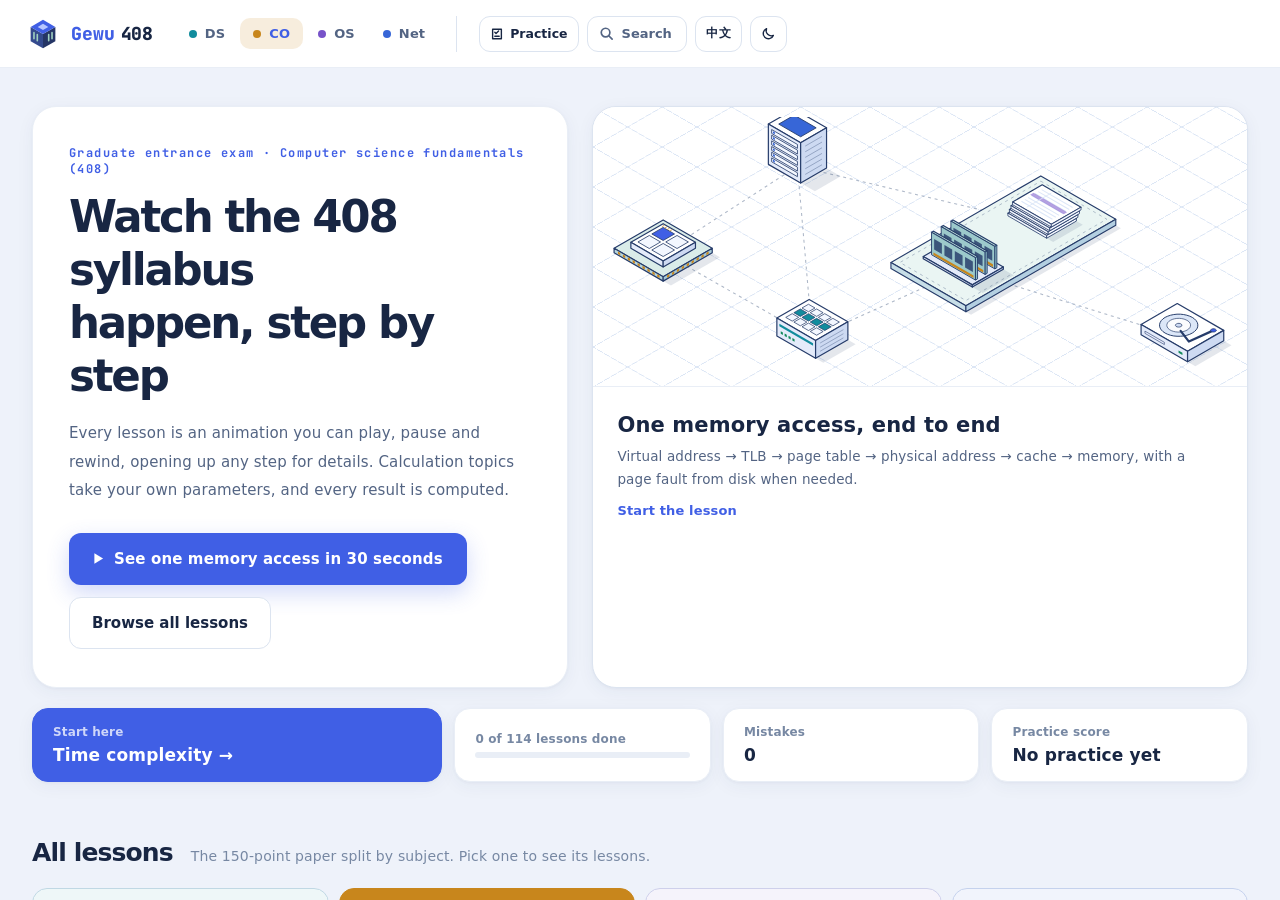
<file: index.html>
<!doctype html>
<html lang="zh-CN">
  <head>
    <meta charset="UTF-8" />
    <meta name="viewport" content="width=device-width, initial-scale=1.0, viewport-fit=cover" />
    <title>格物 408 · 考研计算机综合动画讲解</title>
    <meta name="description" content="用等距动画把考研 408 的考点一步步演出来：一次访存的全过程、网络协议逐字节解析……参数可调，结果全部由代码算出。" />
    <meta name="color-scheme" content="light dark" />
    <meta name="theme-color" content="#eef2fa" />
    <link rel="icon" href="data:image/svg+xml,%3Csvg xmlns='http://www.w3.org/2000/svg' viewBox='0 0 40 40'%3E%3Cpath d='M20 5l13 7.5v15L20 35 7 27.5v-15z' fill='%23344a8e'/%3E%3Cpath d='M20 5l13 7.5L20 20 7 12.5z' fill='%23405fe5'/%3E%3Cpath d='M20 20v15l13-7.5v-15z' fill='%23253565'/%3E%3C/svg%3E" />
    <link rel="stylesheet" href="css/style.css" />
    <script>
      // 首帧之前就定好主题和语言，避免闪一下
      try {
        const saved = JSON.parse(localStorage.getItem('408viz:theme'));
        const dark = saved ? saved === 'dark' : matchMedia('(prefers-color-scheme: dark)').matches;
        document.documentElement.dataset.theme = dark ? 'dark' : 'light';
        const lang = localStorage.getItem('408viz:lang');
        if (lang === 'en' || (!lang && !navigator.language.toLowerCase().startsWith('zh'))) document.documentElement.lang = 'en';
      } catch {
        document.documentElement.dataset.theme = 'light';
      }
    </script>
    <script type="module" src="js/app.js"></script>
  </head>
  <body data-page="home">
    <header class="topbar">
      <button class="icon-btn menu-btn" data-i18n-title="menu">
        <svg viewBox="0 0 18 14" width="18" height="14" aria-hidden="true"><path d="M1.5 2h15M1.5 7h15M1.5 12h15" stroke="currentColor" stroke-width="2" stroke-linecap="round" /></svg>
      </button>
      <a class="brand" href="#/">
        <svg class="logo" viewBox="0 0 40 40" aria-hidden="true">
          <path class="logo-l" d="M20 20v15L7 27.5v-15z" />
          <path class="logo-r" d="M20 20v15l13-7.5v-15z" />
          <path class="logo-t" d="M20 5l13 7.5L20 20 7 12.5z" />
          <path class="logo-cell" d="M20 9.3l5.6 3.2L20 15.7l-5.6-3.2z" />
          <path class="logo-bits" d="M10.5 18.6v6.4M14 20.6v6.4M26 20.6v6.4M29.5 18.6v6.4" />
        </svg>
        <span class="brand-text"><b><em data-i18n="brandEm"></em>408</b></span>
      </a>
      <nav class="home-nav"></nav>
      <div class="now">
        <b class="now-title"></b>
        <div class="now-row"><div class="now-steps"></div><span class="now-sub"></span></div>
      </div>
      <div class="where">
        <div class="where-tags"></div>
      </div>
      <div class="prog">
        <div class="prog-bar"><i></i></div>
        <span class="prog-text"></span>
      </div>
      <div class="top-actions">
        <a class="pill-btn quiz-link" href="#/q"><svg viewBox="0 0 16 16" width="14" height="14" aria-hidden="true"><path d="M3 2.5h10v11H3zM5.5 6l1.4 1.4L9.8 4.6M5.5 10.5h5" fill="none" stroke="currentColor" stroke-width="1.6" stroke-linecap="round" stroke-linejoin="round" /></svg><span data-i18n="practice"></span></a>
        <button class="pill-btn search-btn" data-act="search" data-i18n-title="searchTitle"><svg viewBox="0 0 16 16" width="15" height="15" aria-hidden="true"><circle cx="7" cy="7" r="4.6" fill="none" stroke="currentColor" stroke-width="1.8" /><path d="M10.4 10.4l3.6 3.6" stroke="currentColor" stroke-width="1.8" stroke-linecap="round" /></svg><span data-i18n="search"></span></button>
        <a class="icon-btn home-btn" href="#/" data-i18n-title="home">
          <svg viewBox="0 0 18 18" width="16" height="16" aria-hidden="true"><path d="M2.5 8.2L9 2.8l6.5 5.4M4.4 7v8h3.4v-4.4h2.4V15h3.4V7" fill="none" stroke="currentColor" stroke-width="1.8" stroke-linejoin="round" stroke-linecap="round" /></svg>
        </a>
        <button class="pill-btn lang-btn" data-i18n-title="language"></button>
        <button class="icon-btn theme-btn" data-i18n-title="theme"></button>
      </div>
    </header>

    <main class="home" hidden></main>

    <main class="qz" hidden></main>

    <div class="layout" hidden>
      <aside class="sidebar panel">
        <div class="side-head">
          <h2 data-i18n="syllabus"></h2>
          <button class="icon-btn side-search" data-act="search" data-i18n-title="searchTitle"><svg viewBox="0 0 16 16" width="15" height="15" aria-hidden="true"><circle cx="7" cy="7" r="4.6" fill="none" stroke="currentColor" stroke-width="1.8" /><path d="M10.4 10.4l3.6 3.6" stroke="currentColor" stroke-width="1.8" stroke-linecap="round" /></svg></button>
          <button class="icon-btn side-fold" aria-expanded="true">
            <svg viewBox="0 0 16 16" width="15" height="15" aria-hidden="true"><path d="M9.5 3.5L5 8l4.5 4.5M13 3.5v9" fill="none" stroke="currentColor" stroke-width="1.8" stroke-linecap="round" stroke-linejoin="round" /></svg>
          </button>
          <button class="icon-btn side-close" data-i18n-title="close">
            <svg viewBox="0 0 14 14" width="12" height="12" aria-hidden="true"><path d="M2 2l10 10M12 2L2 12" stroke="currentColor" stroke-width="2" stroke-linecap="round" /></svg>
          </button>
        </div>
        <div class="chips"></div>
        <nav class="lesson-list"></nav>
      </aside>
      <div class="scrim"></div>

      <section class="stage panel">
        <div class="stage-bar">
          <div class="seg">
            <button data-view="net">
              <svg viewBox="0 0 16 16" width="14" height="14" aria-hidden="true"><path d="M8 1.8L14 5 8 8.2 2 5zM2 8.4l6 3.2 6-3.2M2 11.6l6 3.2 6-3.2" fill="none" stroke="currentColor" stroke-width="1.5" stroke-linejoin="round" /></svg>
              <span class="view-name"></span>
            </button>
            <button data-view="seq">
              <svg viewBox="0 0 16 16" width="14" height="14" aria-hidden="true"><path d="M3 1.5v13M13 1.5v13" stroke="currentColor" stroke-width="1.5" stroke-dasharray="2 2" /><path d="M3 4.5l9 2m0 0l-2.4.9m2.4-.9l-1.8-1.9M13 9.5l-9 2m0 0l1.8-1.9M4 11.5l2.4.9" stroke="currentColor" stroke-width="1.5" fill="none" stroke-linecap="round" /></svg>
              <span data-i18n="sequence"></span>
            </button>
            <button data-view="doc" hidden>
              <svg viewBox="0 0 16 16" width="14" height="14" aria-hidden="true"><path d="M2 3.2c2.2-.9 4.2-.7 6 .8 1.8-1.5 3.8-1.7 6-.8v9.6c-2.2-.9-4.2-.7-6 .8-1.8-1.5-3.8-1.7-6-.8zM8 4v9.6" fill="none" stroke="currentColor" stroke-width="1.5" stroke-linejoin="round" /></svg>
              <span data-i18n="principle"></span>
            </button>
          </div>
          <div class="legend"></div>
        </div>
        <svg class="net" viewBox="0 0 1000 640" preserveAspectRatio="xMidYMid meet" role="img"></svg>
        <div class="seq" role="img" hidden>
          <div class="seq-head"></div>
          <div class="seq-scroll"><svg class="seq-svg" xmlns="http://www.w3.org/2000/svg"></svg></div>
        </div>
        <div class="doc" hidden></div>
        <div class="caption"></div>
        <div class="stage-tools">
          <div class="zoom-group">
            <button class="st-btn zoom-out" data-i18n-title="zoomOut"><svg viewBox="0 0 14 14" width="12" height="12" aria-hidden="true"><path d="M2.5 7h9" stroke="currentColor" stroke-width="2" stroke-linecap="round" /></svg></button>
            <button class="st-btn zoom-val" data-i18n-title="zoomReset">100%</button>
            <button class="st-btn zoom-in" data-i18n-title="zoomIn"><svg viewBox="0 0 14 14" width="12" height="12" aria-hidden="true"><path d="M2.5 7h9M7 2.5v9" stroke="currentColor" stroke-width="2" stroke-linecap="round" /></svg></button>
          </div>
          <button class="st-btn fs-btn" aria-pressed="false" data-i18n-title="fullscreen"><svg class="ic-enter" viewBox="0 0 16 16" width="14" height="14" aria-hidden="true"><path d="M2 6V2h4M10 2h4v4M14 10v4h-4M6 14H2v-4" fill="none" stroke="currentColor" stroke-width="1.8" stroke-linecap="round" stroke-linejoin="round" /></svg><svg class="ic-exit" viewBox="0 0 16 16" width="14" height="14" aria-hidden="true"><path d="M6 2v4H2M14 6h-4V2M10 14v-4h4M2 10h4v4" fill="none" stroke="currentColor" stroke-width="1.8" stroke-linecap="round" stroke-linejoin="round" /></svg></button>
        </div>
        <div class="fs-bar">
          <button class="ctl fs-prev" data-proxy="prev" data-i18n-title="keyPrev"><svg viewBox="0 0 12 12" width="12" height="12" aria-hidden="true"><path d="M7.8 1.8L3.6 6l4.2 4.2" fill="none" stroke="currentColor" stroke-width="2" stroke-linecap="round" stroke-linejoin="round" /></svg></button>
          <button class="ctl fs-play" data-proxy="play" data-i18n-title="keyPlay"></button>
          <button class="ctl fs-step" data-proxy="step" data-i18n-title="keyStep"><span data-i18n="step"></span></button>
          <span class="fs-pos"></span>
          <button class="ctl fs-exit" data-i18n-title="exitFull"><svg viewBox="0 0 16 16" width="14" height="14" aria-hidden="true"><path d="M6 2v4H2M14 6h-4V2M10 14v-4h4M2 10h4v4" fill="none" stroke="currentColor" stroke-width="1.8" stroke-linecap="round" stroke-linejoin="round" /></svg></button>
        </div>
      </section>

      <div class="pbar panel">
        <div class="controls">
          <button class="ctl prev-btn" data-i18n-title="keyPrev">
            <svg viewBox="0 0 12 12" width="12" height="12" aria-hidden="true"><path d="M7.8 1.8L3.6 6l4.2 4.2" fill="none" stroke="currentColor" stroke-width="2" stroke-linecap="round" stroke-linejoin="round" /></svg>
          </button>
          <button class="ctl play-btn" data-i18n-title="keyPlay"></button>
          <button class="ctl step-btn" data-i18n-title="keyStep"><span data-i18n="step"></span></button>
        </div>
        <div class="ptrack" role="group"></div>
        <span class="ppos"></span>
        <div class="controls more">
          <button class="ctl speed-btn" data-i18n-title="speed">1×</button>
          <button class="ctl reset-btn" data-i18n-title="keyReset">
            <svg viewBox="0 0 16 16" width="14" height="14" aria-hidden="true"><path d="M13.5 8a5.5 5.5 0 1 1-1.7-4M13.6 1.6v3.6H10" fill="none" stroke="currentColor" stroke-width="2" stroke-linecap="round" stroke-linejoin="round" /></svg>
          </button>
        </div>
      </div>

      <aside class="info panel">
        <nav class="itabs" role="tablist">
          <button class="itab" data-itab="talk" role="tab"><span data-i18n="itabTalk"></span></button>
          <button class="itab" data-itab="params" role="tab"><span data-i18n="itabParams"></span></button>
          <button class="itab" data-itab="flow" role="tab"><span class="rows-name"></span><span class="flow-count"></span></button>
        </nav>
        <div class="ipane info-main" data-pane="talk" aria-live="polite"></div>
        <div class="ipane info-params" data-pane="params" hidden></div>
        <section class="ipane flow" data-pane="flow" hidden>
          <div class="flow-head">
            <div class="tabs" role="tablist">
              <button class="tab" data-tab="rows" role="tab"><span class="rows-name"></span></button>
              <button class="tab" data-tab="state" role="tab"><span class="state-name"></span></button>
            </div>
          </div>
          <div class="table-wrap">
            <table class="pkt-table">
              <thead></thead>
              <tbody></tbody>
            </table>
            <p class="empty"></p>
          </div>
          <div class="state-wrap" hidden></div>
        </section>
      </aside>

      <section class="quiz panel"></section>
      <div class="gutter gx" data-axis="x" role="separator" aria-orientation="vertical" tabindex="0" data-i18n-title="resizeInfo"></div>
    </div>

    <dialog class="inspector">
      <header class="ins-top">
        <div class="ins-titles">
          <small class="ins-label"></small>
          <div class="ins-line"><b class="ins-no"></b><span class="ins-title"></span></div>
        </div>
        <div class="ins-nav">
          <button class="icon-btn ins-prev" aria-label="Previous">
            <svg viewBox="0 0 12 12" width="12" height="12" aria-hidden="true"><path d="M2 7.8L6 3.6l4 4.2" fill="none" stroke="currentColor" stroke-width="2" stroke-linecap="round" stroke-linejoin="round" /></svg>
          </button>
          <button class="icon-btn ins-next" aria-label="Next">
            <svg viewBox="0 0 12 12" width="12" height="12" aria-hidden="true"><path d="M2 4.2L6 8.4l4-4.2" fill="none" stroke="currentColor" stroke-width="2" stroke-linecap="round" stroke-linejoin="round" /></svg>
          </button>
          <button class="icon-btn ins-close" aria-label="Close">
            <svg viewBox="0 0 14 14" width="12" height="12" aria-hidden="true"><path d="M2 2l10 10M12 2L2 12" stroke="currentColor" stroke-width="2" stroke-linecap="round" /></svg>
          </button>
        </div>
      </header>
      <dl class="ins-meta"></dl>
      <p class="ins-hint"></p>
      <div class="ins-body">
        <div class="ins-tree"></div>
        <div class="ins-hex"></div>
      </div>
    </dialog>
    <dialog class="finder">
      <div class="finder-box">
        <label class="finder-field"><svg viewBox="0 0 16 16" width="15" height="15" aria-hidden="true"><circle cx="7" cy="7" r="4.6" fill="none" stroke="currentColor" stroke-width="1.8" /><path d="M10.4 10.4l3.6 3.6" stroke="currentColor" stroke-width="1.8" stroke-linecap="round" /></svg><input type="search" autocomplete="off" spellcheck="false" /></label>
        <ul class="finder-list"></ul>
      </div>
    </dialog>
  </body>
</html>
</file>
<file: css/style.css>
/* 格物 408 — 浅蓝灰底 + 深蓝墨色 + 蓝色强调 */

:root {
  --bg: #eef2fa;
  --panel: #ffffff;
  --panel-2: #f4f7fd;
  --ink: #182643;
  --ink-2: #536483;
  --ink-3: #7788a3;
  --line: #dce4f0;
  --line-2: #e9eef6;
  --grid: #dce6f5;
  --accent: #405fe5;
  --accent-soft: #e9edff;
  --accent-ink: #ffffff;
  --ok: #138a5b;
  --ok-soft: #dff3e9;
  --warn: #b7791f;
  --warn-soft: #fbefd7;

  --face-top: #ffffff;
  --face-left: #e4ebfa;
  --face-right: #cddaf2;
  --stroke: #263c6a;
  --shadow: rgba(38, 58, 103, 0.12);
  --detail: #f3f7ff;
  --detail-2: #dce7f8;
  --screen: #e4edfc;

  --c-blue: #3766d7;
  --c-green: #168b75;
  --c-amber: #c8861c;
  --c-violet: #7753c9;
  --c-teal: #118c9d;
  --c-rose: #c94b70;
  --c-orange: #d57639;
  --c-slate: #657b99;

  --mono: 'JetBrains Mono', ui-monospace, 'Cascadia Mono', Menlo, Consolas, monospace;
  --sans: 'Noto Sans SC', system-ui, -apple-system, 'PingFang SC', 'Microsoft YaHei', sans-serif;
  --radius: 16px;
  --shadow-panel: 0 4px 18px rgba(36, 56, 100, 0.05), 0 1px 3px rgba(36, 56, 100, 0.04);
  color-scheme: light;
}

:root[data-theme='dark'] {
  --bg: #101827;
  --panel: #192437;
  --panel-2: #202d43;
  --ink: #edf3ff;
  --ink-2: #b7c5dc;
  --ink-3: #8b9dbb;
  --line: #33425c;
  --line-2: #29374d;
  --grid: #2d3c54;
  --accent: #91a5ff;
  --accent-soft: #293864;
  --accent-ink: #101a36;
  --ok: #3fd39a;
  --ok-soft: #12302a;
  --warn: #f2b14a;
  --warn-soft: #33270f;

  --face-top: #33445e;
  --face-left: #25344b;
  --face-right: #1d2a3e;
  --stroke: #bed0f7;
  --shadow: rgba(0, 0, 0, 0.3);
  --detail: #293950;
  --detail-2: #374c68;
  --screen: #243b59;

  --c-blue: #5b9bff;
  --c-green: #2fd38f;
  --c-amber: #ffbd3a;
  --c-violet: #a888ff;
  --c-teal: #2bd0dc;
  --c-rose: #ff6b93;
  --c-orange: #ff8a52;
  --c-slate: #8fa3ad;
  --shadow-panel: 0 8px 28px rgba(0, 0, 0, 0.16);
  color-scheme: dark;
}

/* 颜色类：数据包、图例、表格行共用 */
.c-blue { --pc: var(--c-blue); }
.c-green { --pc: var(--c-green); }
.c-amber { --pc: var(--c-amber); }
.c-violet { --pc: var(--c-violet); }
.c-teal { --pc: var(--c-teal); }
.c-rose { --pc: var(--c-rose); }
.c-orange { --pc: var(--c-orange); }
.c-slate { --pc: var(--c-slate); }

*,
*::before,
*::after {
  box-sizing: border-box;
}
[hidden] {
  display: none !important;
}
html,
body {
  margin: 0;
  height: 100%;
}
body {
  background: var(--bg);
  color: var(--ink);
  font: 14px/1.6 var(--sans);
  display: flex;
  flex-direction: column;
  overflow: hidden;
  -webkit-font-smoothing: antialiased;
}
button {
  font: inherit;
  color: inherit;
  cursor: pointer;
}
button:disabled {
  cursor: default;
  opacity: 0.4;
}
:focus-visible {
  outline: 2px solid var(--accent);
  outline-offset: 2px;
}
small {
  font-size: inherit;
}

.icon-btn,
.pill-btn {
  display: inline-grid;
  place-items: center;
  height: 36px;
  min-width: 36px;
  padding: 0 10px;
  border: 1px solid var(--line);
  border-radius: 8px;
  background: var(--panel);
  transition: border-color 0.15s, background 0.15s;
}
.icon-btn:hover:not(:disabled),
.pill-btn:hover {
  border-color: var(--ink-3);
}
.pill-btn {
  font: 700 12px var(--mono);
  letter-spacing: 0.06em;
}

/* ───────── 顶栏 ───────── */

.topbar {
  display: flex;
  align-items: center;
  gap: 22px;
  padding: max(12px, env(safe-area-inset-top)) max(14px, env(safe-area-inset-right)) 12px max(14px, env(safe-area-inset-left));
  min-height: 68px;
}
.topbar small {
  display: block;
  font: 700 10.5px/1.2 var(--mono);
  letter-spacing: 0.1em;
  text-transform: uppercase;
  color: var(--ink-3);
}
.menu-btn {
  display: none;
}
.brand {
  display: flex;
  align-items: center;
  gap: 10px;
  min-width: 0;
}
.logo {
  width: 38px;
  height: 38px;
  flex: none;
}
.brand {
  color: inherit;
  text-decoration: none;
}
.logo-t { fill: var(--accent); }
.logo-l { fill: #344a8e; }
.logo-r { fill: #253565; }
.logo-cell { fill: #b7c6ff; }
.logo-bits {
  fill: none;
  stroke: #9fd0bf;
  stroke-width: 1.7;
  stroke-linecap: round;
}
:root[data-theme='dark'] .logo-l { fill: #3b5294; }
:root[data-theme='dark'] .logo-r { fill: #2a3b6e; }
.brand-text b {
  display: block;
  font: 800 19px/1.1 var(--mono);
  letter-spacing: 0.04em;
}
.brand-text em {
  font-style: normal;
  color: var(--accent);
  margin-right: 6px;
}
.brand-text small {
  margin-top: 3px;
  text-transform: none;
  letter-spacing: 0.02em;
  font-weight: 500;
  font-family: var(--sans);
}

.now {
  min-width: 0;
  padding-left: 22px;
  border-left: 1px solid var(--line);
}
.now-title {
  display: block;
  font: 700 15px/1.4 var(--mono);
  white-space: nowrap;
  overflow: hidden;
  text-overflow: ellipsis;
}
.now-row {
  display: flex;
  align-items: center;
  gap: 10px;
}
.now-steps {
  display: flex;
  gap: 4px;
}
.now-steps i {
  width: 16px;
  height: 4px;
  border-radius: 2px;
  background: var(--line);
  transition: background 0.3s;
}
.now-steps i.is-done { background: var(--ink); }
.now-steps i.is-active { background: var(--accent); }
.now-sub {
  font: 500 11px var(--mono);
  color: var(--ink-3);
  white-space: nowrap;
}

.where,
.prog {
  padding-left: 22px;
  border-left: 1px solid var(--line);
}
.where {
  margin-left: auto;
  min-width: 0;
}
.where-tags {
  display: flex;
  flex-wrap: wrap;
  gap: 6px;
  margin-top: 5px;
}
.where-tag {
  display: inline-flex;
  align-items: center;
  gap: 6px;
  padding: 2px 8px;
  border-radius: 6px;
  font: 500 12px/1.5 var(--sans);
  white-space: nowrap;
  background: color-mix(in srgb, var(--pc) 13%, transparent);
}
.where-tag b {
  color: var(--pc);
  font-weight: 800;
}
.prog-bar {
  width: 150px;
  height: 6px;
  margin: 8px 0 5px;
  border-radius: 3px;
  background: var(--line);
  overflow: hidden;
}
.prog-bar i {
  display: block;
  height: 100%;
  width: 0;
  background: var(--accent);
  transition: width 0.6s cubic-bezier(0.2, 0.8, 0.2, 1);
}
.prog-text {
  font: 500 11px var(--mono);
  color: var(--ink-2);
}
.top-actions {
  display: flex;
  gap: 8px;
  padding-left: 22px;
  border-left: 1px solid var(--line);
}

/* ───────── 布局 ───────── */

.layout {
  --side-w: 276px;
  --info-w: 340px;
  --flow-h: minmax(210px, 33%);
  flex: 1;
  min-height: 0;
  display: grid;
  grid-template-columns: var(--side-w) minmax(0, 1fr) var(--info-w);
  grid-template-rows: minmax(0, 1fr) var(--flow-h);
  grid-template-areas:
    'side stage info'
    'side flow flow';
  gap: 12px;
  padding: 0 14px 14px;
}
.panel {
  background: var(--panel);
  border: 1px solid var(--line);
  border-radius: var(--radius);
  box-shadow: var(--shadow-panel);
  min-height: 0;
  min-width: 0;
}
.sidebar { grid-area: side; }
.stage { grid-area: stage; }
.info { grid-area: info; }
.flow { grid-area: flow; }
.scrim { display: none; }

h2 {
  margin: 0;
}
.side-head h2,
.flow-head h2 {
  font: 800 13px var(--mono);
  letter-spacing: 0.12em;
  text-transform: uppercase;
}

/* 首页：顶栏导航 */
.home-nav {
  display: none;
}
body[data-page='home'] .topbar {
  border-bottom: 1px solid var(--line);
  background: color-mix(in srgb, var(--panel) 65%, var(--bg));
}
body[data-page='home'] .home-nav {
  display: flex;
  gap: 2px;
  margin-left: 6px;
}
.hn-link {
  display: inline-flex;
  align-items: center;
  gap: 8px;
  padding: 8px 13px;
  border-radius: 8px;
  font: 600 14px/1.2 var(--sans);
  color: var(--ink-2);
  text-decoration: none;
  transition: background 0.15s, color 0.15s;
}
.hn-link i {
  width: 8px;
  height: 8px;
  border-radius: 50%;
  background: var(--pc);
}
.hn-link:hover {
  color: var(--ink);
  background: color-mix(in srgb, var(--pc) 10%, transparent);
}
.hn-link.is-on {
  color: var(--ink);
  background: color-mix(in srgb, var(--pc) 15%, transparent);
}

/* 首页：开场的两个按钮 */
.hero-actions {
  display: flex;
  flex-wrap: wrap;
  align-items: center;
  gap: 12px;
  margin-top: 28px;
}
.hero-cta svg {
  flex: none;
}
.btn-ghost {
  display: inline-flex;
  align-items: center;
  max-width: 100%;
  min-height: 52px;
  padding: 0 22px;
  border: 1.5px solid var(--line);
  border-radius: 10px;
  background: var(--panel);
  color: var(--ink);
  font: 700 15px/1.2 var(--sans);
  text-decoration: none;
  white-space: nowrap;
  overflow: hidden;
  text-overflow: ellipsis;
  cursor: pointer;
  transition: border-color 0.15s;
}
.btn-ghost:hover {
  border-color: var(--ink-3);
}
.hero-cta:focus-visible,
.btn-ghost:focus-visible,
.ps-seg:focus-visible,
.lc:focus-visible,
.hn-link:focus-visible {
  outline: 2px solid var(--accent);
  outline-offset: 2px;
}

/* 首页：课程区。分值条按分值分宽度，同时也是科目切换 */
.courses {
  margin-top: 64px;
  scroll-margin-top: 18px;
}
.courses-head {
  display: flex;
  flex-wrap: wrap;
  align-items: baseline;
  gap: 6px 18px;
}
.courses-head h2 {
  font: 800 28px/1.2 var(--sans);
}
.courses-head p {
  margin: 0;
  font-size: 14px;
  color: var(--ink-2);
}
.paper {
  display: flex;
  gap: 6px;
  margin-top: 18px;
}
.ps-seg {
  position: relative;
  min-width: 0;
  display: flex;
  align-items: baseline;
  justify-content: space-between;
  gap: 8px;
  padding: 15px 16px 20px;
  border: 1px solid color-mix(in srgb, var(--pc) 35%, transparent);
  border-radius: 10px;
  background: color-mix(in srgb, var(--pc) 13%, var(--panel));
  color: var(--ink);
  text-decoration: none;
  transition: background 0.2s, border-color 0.2s;
}
.ps-seg:hover {
  background: color-mix(in srgb, var(--pc) 24%, var(--panel));
}
.ps-seg b {
  font: 700 15px/1.2 var(--sans);
  white-space: nowrap;
  overflow: hidden;
  text-overflow: ellipsis;
}
.ps-seg span {
  font: 700 13px/1.2 var(--mono);
  color: var(--pc);
  white-space: nowrap;
}
.ps-seg.is-on {
  background: var(--pc);
  border-color: var(--pc);
  color: #fff;
}
.ps-seg.is-on span {
  color: rgba(255, 255, 255, 0.85);
}
:root[data-theme='dark'] .ps-seg.is-on,
:root[data-theme='dark'] .ps-seg.is-on span {
  color: var(--bg);
}
/* 这门课学了多少：分值块底部的细条 */
.ps-prog {
  position: absolute;
  left: 16px;
  right: 16px;
  bottom: 9px;
  height: 3px;
  border-radius: 2px;
  background: color-mix(in srgb, var(--pc) 22%, transparent);
  overflow: hidden;
}
.ps-prog i {
  display: block;
  height: 100%;
  background: var(--pc);
}
.ps-seg.is-on .ps-prog {
  background: color-mix(in srgb, currentColor 30%, transparent);
}
.ps-seg.is-on .ps-prog i {
  background: currentColor;
}
/* 唯一的一段入场动画：第一次打开首页时，分值条从左往右按 45 / 45 / 35 / 25 依次铺开 */
.paper.is-growing .ps-seg {
  animation: ps-grow 0.7s cubic-bezier(0.2, 0.8, 0.2, 1) both;
  animation-delay: calc(var(--i) * 110ms + 150ms);
}
@keyframes ps-grow {
  from {
    clip-path: inset(0 100% 0 0 round 10px);
  }
  to {
    clip-path: inset(0 0 0 0 round 10px);
  }
}

.cp-wrap {
  margin-top: 14px;
}
.cp {
  padding: 6px 28px;
  border: 1px solid var(--line);
  border-radius: 14px;
  background: var(--panel);
  box-shadow: var(--shadow-panel);
}
.cp.is-in {
  animation: cp-in 0.26s ease-out;
}
@keyframes cp-in {
  from {
    opacity: 0;
    transform: translateY(6px);
  }
}
.cp-chaps {
  list-style: none;
  margin: 0;
  padding: 0;
}
.cp-chap {
  display: grid;
  grid-template-columns: 230px minmax(0, 1fr);
  gap: 20px;
  align-items: start;
  padding: 16px 0;
  border-bottom: 1px solid var(--line-2);
}
.cp-chap:last-child {
  border-bottom: 0;
}
.cp-name {
  display: flex;
  align-items: center;
  gap: 10px;
  margin: 0;
  padding-top: 13px;
  font: 700 15px/1.4 var(--sans);
}
.cp-name i {
  flex: none;
  min-width: 24px;
  height: 24px;
  display: grid;
  place-items: center;
  border-radius: 6px;
  font: 700 12px var(--sans);
  font-style: normal;
  color: var(--pc);
  background: color-mix(in srgb, var(--pc) 13%, transparent);
}
.cp-chap.is-empty {
  padding: 10px 0;
}
.cp-chap.is-empty .cp-name {
  padding-top: 0;
  font-weight: 600;
  color: var(--ink-3);
}
.cp-chap.is-empty .cp-name i {
  color: var(--ink-3);
  background: none;
  border: 1px solid var(--line);
}
.cp-grid {
  display: grid;
  grid-template-columns: repeat(auto-fill, minmax(240px, 1fr));
  gap: 10px;
}
.lc {
  display: flex;
  align-items: center;
  gap: 12px;
  min-height: 58px;
  padding: 10px 14px 10px 10px;
  border: 1px solid var(--line);
  border-radius: 10px;
  background: var(--bg);
  color: var(--ink);
  text-decoration: none;
  transition: border-color 0.15s, background 0.15s;
}
.lc:hover {
  border-color: var(--pc);
  background: color-mix(in srgb, var(--pc) 7%, var(--panel));
}
.lc-tag {
  flex: none;
  width: 38px;
  height: 38px;
  display: grid;
  place-items: center;
  border-radius: 9px;
  font: 700 11px var(--mono);
  color: var(--pc);
  background: color-mix(in srgb, var(--pc) 14%, transparent);
  overflow: hidden;
}
.lc b {
  font: 700 14.5px/1.4 var(--sans);
}
.lc.is-done .lc-tag {
  background: var(--pc);
  color: var(--panel);
}

@media (max-width: 1080px) {
  .cp-chap {
    grid-template-columns: 180px minmax(0, 1fr);
  }
}
@media (max-width: 900px) {
  body[data-page='home'] .home-nav {
    display: none;
  }
}
@media (max-width: 760px) {
  .hero-actions {
    flex-direction: column;
    align-items: stretch;
    margin-top: 22px;
  }
  .hero-cta,
  .btn-ghost {
    justify-content: center;
    min-height: 54px;
  }
  .courses {
    margin-top: 44px;
  }
  .courses-head h2 {
    font-size: 23px;
  }
  .paper {
    gap: 4px;
  }
  .ps-seg {
    flex-direction: column;
    align-items: flex-start;
    gap: 3px;
    padding: 10px 9px 17px;
  }
  .ps-seg b {
    font-size: 13px;
  }
  .ps-seg span {
    font-size: 11.5px;
  }
  .ps-prog {
    left: 9px;
    right: 9px;
    bottom: 7px;
  }
  .cp {
    padding: 2px 16px 6px;
  }
  .cp-chap {
    grid-template-columns: minmax(0, 1fr);
    gap: 10px;
    padding: 14px 0;
  }
  .cp-name {
    padding-top: 0;
  }
  .cp-grid {
    grid-template-columns: minmax(0, 1fr);
  }
}
@media (prefers-reduced-motion: reduce) {
  .paper.is-growing .ps-seg,
  .cp.is-in {
    animation: none;
  }
}

/* ───────── 侧栏 ───────── */

.sidebar {
  display: flex;
  flex-direction: column;
  overflow: hidden;
}
.side-head {
  display: flex;
  align-items: center;
  justify-content: space-between;
  padding: 16px 16px 10px;
}
.side-close {
  display: none;
}
.chips {
  display: flex;
  gap: 6px;
  padding: 0 14px 12px;
  flex-wrap: wrap;
  border-bottom: 1px solid var(--line-2);
}
.chip {
  display: inline-flex;
  align-items: center;
  gap: 6px;
  padding: 4px 9px 4px 11px;
  border: 1px solid var(--line);
  border-radius: 999px;
  background: transparent;
  font: 600 12px var(--sans);
  color: var(--ink-2);
}
.chip span {
  font: 700 10.5px var(--mono);
  min-width: 18px;
  padding: 0 5px;
  border-radius: 999px;
  background: var(--line-2);
  color: var(--ink-2);
}
.chip.is-on {
  background: var(--ink);
  border-color: var(--ink);
  color: var(--bg);
}
.chip.is-on span {
  background: color-mix(in srgb, var(--bg) 22%, transparent);
  color: var(--bg);
}
.lesson-list {
  flex: 1;
  overflow-y: auto;
  padding: 8px 8px 12px;
  scrollbar-width: thin;
}
.lesson {
  border-radius: 8px;
  margin-bottom: 2px;
}
.lesson.is-active {
  background: var(--panel-2);
  box-shadow: inset 0 0 0 1px var(--line);
}
.lesson-btn {
  width: 100%;
  display: flex;
  align-items: center;
  gap: 11px;
  padding: 9px 10px;
  border: 0;
  background: none;
  text-align: left;
  border-radius: 8px;
}
.lesson-btn:hover {
  background: var(--panel-2);
}
.lesson-badge {
  flex: none;
  width: 30px;
  height: 30px;
  display: grid;
  place-items: center;
  border-radius: 7px;
  border: 1px solid var(--line);
  font: 700 10.5px var(--mono);
  color: var(--ink-3);
  background: var(--panel);
  overflow: hidden;
}
.lesson-badge.is-long {
  font-size: 8.5px;
  letter-spacing: -0.02em;
}
.lesson.is-active .lesson-badge {
  background: var(--accent);
  border-color: var(--accent);
  color: var(--accent-ink);
}
.lesson.is-done .lesson-badge {
  color: var(--ok);
  border-color: color-mix(in srgb, var(--ok) 45%, var(--line));
}
.lesson.is-done.is-active .lesson-badge {
  color: var(--accent-ink);
}
.lesson-name {
  flex: 1;
  min-width: 0;
}
.lesson-name b {
  display: block;
  font: 700 14px/1.35 var(--sans);
}
.lesson-name small {
  display: block;
  font-size: 12px;
  color: var(--ink-3);
  white-space: nowrap;
  overflow: hidden;
  text-overflow: ellipsis;
}
.chev {
  color: var(--ink-3);
  transition: transform 0.2s;
}
.lesson.is-active .chev {
  transform: rotate(90deg);
  color: var(--accent);
}
.steps {
  list-style: none;
  margin: 0;
  padding: 2px 8px 10px 22px;
  position: relative;
}
.steps::before {
  content: '';
  position: absolute;
  left: 34px;
  top: 10px;
  bottom: 24px;
  width: 1px;
  background: var(--line);
}
.step {
  position: relative;
  width: 100%;
  display: flex;
  gap: 10px;
  align-items: flex-start;
  padding: 6px 6px;
  border: 0;
  background: none;
  text-align: left;
  border-radius: 6px;
}
.step:hover {
  background: color-mix(in srgb, var(--ink) 5%, transparent);
}
.step .num {
  flex: none;
  width: 24px;
  height: 24px;
  display: grid;
  place-items: center;
  border-radius: 50%;
  border: 1px solid var(--line);
  background: var(--panel);
  font: 700 11px var(--mono);
  color: var(--ink-3);
  transition: all 0.25s;
}
.step .txt b {
  display: block;
  font-size: 13px;
  font-weight: 600;
  line-height: 1.35;
  color: var(--ink-2);
}
.step .txt small {
  display: block;
  font-size: 11.5px;
  line-height: 1.4;
  color: var(--ink-3);
}
.step.is-done .num {
  background: var(--ink);
  border-color: var(--ink);
  color: var(--bg);
}
.step.is-done .txt b {
  color: var(--ink);
}
.step.is-active .num {
  background: var(--accent);
  border-color: var(--accent);
  color: var(--accent-ink);
  box-shadow: 0 0 0 4px color-mix(in srgb, var(--accent) 22%, transparent);
}
.step.is-active .txt b {
  color: var(--accent);
}
.step.is-next .num {
  border-color: var(--ink-2);
  color: var(--ink);
}
.shortcuts {
  margin: 0;
  padding: 10px 16px 14px;
  font: 500 10.5px/1.6 var(--mono);
  color: var(--ink-3);
  border-top: 1px solid var(--line-2);
}

/* ───────── 舞台 ───────── */

.stage {
  position: relative;
  overflow: hidden;
  display: flex;
  flex-direction: column;
}
.stage::after {
  content: '';
  position: absolute;
  inset: 0;
  pointer-events: none;
  background: radial-gradient(ellipse at 50% 55%, transparent 55%, var(--panel) 100%);
  border-radius: inherit;
}
.stage-bar {
  position: absolute;
  z-index: 2;
  top: 12px;
  left: 12px;
  right: 12px;
  display: flex;
  align-items: center;
  justify-content: space-between;
  gap: 12px;
  pointer-events: none;
}
.stage-bar > * {
  pointer-events: auto;
}
.seg {
  display: flex;
  padding: 3px;
  gap: 2px;
  border: 1px solid var(--line);
  border-radius: 8px;
  background: var(--panel);
}
.seg button {
  display: flex;
  align-items: center;
  gap: 7px;
  padding: 5px 11px;
  border: 0;
  border-radius: 6px;
  background: none;
  font: 700 11.5px var(--mono);
  letter-spacing: 0.06em;
  color: var(--ink-2);
}
.seg button.is-on {
  background: var(--ink);
  color: var(--bg);
}
.legend {
  display: flex;
  flex-wrap: wrap;
  justify-content: flex-end;
  gap: 4px 12px;
  padding: 6px 10px;
  border-radius: 8px;
  background: color-mix(in srgb, var(--panel) 85%, transparent);
  font: 500 11.5px var(--sans);
  color: var(--ink-2);
}
.lg {
  display: inline-flex;
  align-items: center;
  gap: 6px;
  white-space: nowrap;
}
.lg i {
  width: 9px;
  height: 9px;
  border-radius: 2px;
  background: var(--pc);
}
.caption {
  position: absolute;
  z-index: 2;
  left: 14px;
  bottom: 12px;
  max-width: calc(100% - 28px);
  display: flex;
  align-items: baseline;
  gap: 10px;
  padding: 7px 12px;
  border-radius: 8px;
  background: color-mix(in srgb, var(--panel) 88%, transparent);
  border: 1px solid var(--line-2);
  pointer-events: none;
}
.caption em {
  font: 800 12px var(--mono);
  font-style: normal;
  color: var(--accent);
}
.caption b {
  font-weight: 700;
  font-size: 13.5px;
  white-space: nowrap;
}
.caption span {
  font-size: 12.5px;
  color: var(--ink-2);
  white-space: nowrap;
  overflow: hidden;
  text-overflow: ellipsis;
}

.net {
  flex: 1;
  width: 100%;
  min-height: 0;
  display: block;
  font-family: var(--mono);
}
.grid-line {
  stroke: var(--grid);
  stroke-width: 1;
  fill: none;
}
.grid-line.minor {
  stroke-width: 0.6;
  opacity: 0.55;
}

/* 设备 */
.f-top { fill: var(--face-top); }
.f-left { fill: var(--face-left); }
.f-right { fill: var(--face-right); }
.device polygon,
.device path,
.device ellipse {
  stroke: var(--stroke);
  stroke-width: 1.6;
  stroke-linejoin: round;
}
.device .shadow,
.shadow {
  fill: var(--shadow);
  stroke: none !important;
}
.scr-glass { fill: var(--screen); stroke-width: 1.3 !important; }
.scr-bar { fill: var(--face-top); stroke-width: 1 !important; }
.scr-url,
.scr-text,
.scr-h1 {
  stroke: var(--detail-2);
  stroke-linecap: round;
}
.scr-url { stroke-width: 2.4; }
.scr-text { stroke-width: 2.6; }
.scr-h1 { stroke-width: 3.6; stroke: var(--ink-2); }
.scr-hero { fill: var(--accent-soft); stroke: none !important; }
.scr-ui,
.scr-page {
  opacity: 0;
  transition: opacity 0.6s;
}
.node.scr-browser .scr-ui,
.node.scr-page .scr-ui,
.node.scr-lock .scr-ui,
.node.scr-page .scr-page {
  opacity: 1;
}
.node.scr-lock .scr-url {
  stroke: var(--ok);
}
.node.scr-page .scr-glass {
  fill: var(--face-top);
}
.kbd { fill: var(--face-left); stroke-width: 1.2 !important; }
.kbd-line { stroke: var(--stroke); stroke-width: 0.6; opacity: 0.45; }
.pad { fill: var(--detail); stroke-width: 1.1 !important; }
.ant { stroke: var(--stroke); stroke-width: 2.6; stroke-linecap: round; }
.ant-tip { fill: var(--accent); stroke: var(--stroke); stroke-width: 1.4; }
.led {
  fill: var(--ok);
  stroke: none !important;
  animation: blink 2.4s infinite;
  animation-delay: calc(var(--i) * -0.37s);
}
.port { fill: var(--stroke); stroke: none !important; opacity: 0.85; }
.vent { stroke: var(--stroke); stroke-width: 0.9; opacity: 0.5; }
.ring { fill: none; stroke-dasharray: 3 5; stroke-width: 1.2 !important; opacity: 0.6; }
.pole { stroke: var(--stroke); stroke-width: 2.2; }
.globe { fill: var(--face-top); stroke: var(--stroke); stroke-width: 2.2; }
.globe-lines * { fill: none; stroke: var(--stroke); stroke-width: 1.3; }
.orbit { fill: none; stroke: var(--accent) !important; stroke-width: 1.4 !important; stroke-dasharray: 2 4; }
.sat { fill: var(--accent); }
.drawer { fill: var(--detail); stroke-width: 1.3 !important; }
.card { fill: var(--accent-soft); stroke-width: 1 !important; }
.handle { stroke: var(--stroke); stroke-width: 2; stroke-linecap: round; }
.index-card.f-top,
.index-card.f-left,
.index-card.f-right { fill: var(--accent-soft); stroke-width: 1.1 !important; }
.blade { fill: var(--detail); stroke-width: 1.3 !important; }
.strip { fill: var(--accent); stroke: none !important; }
.fan { fill: var(--detail-2); stroke-width: 1.3 !important; }
.fan-hub { fill: var(--face-top); stroke-width: 1.2 !important; }
.fan-blade { stroke: var(--stroke); stroke-width: 1.2; }
.tag { stroke-width: 1.2 !important; }
.tag-root { fill: var(--accent); }
.tag-tld { fill: var(--c-violet); }
.tag-auth { fill: var(--c-green); }

@keyframes blink {
  0%, 70%, 100% { opacity: 1; }
  80% { opacity: 0.25; }
}

/* 节点出现 */
.node {
  opacity: 0;
  transform: scale(0.82) translateY(8px);
  transition: opacity 0.45s, transform 0.55s cubic-bezier(0.2, 1.4, 0.4, 1);
}
.node.is-on {
  opacity: 1;
  transform: none;
}
.node.no-anim,
.link.no-anim {
  transition: none;
}
.node-name {
  font: 700 13px var(--mono);
  fill: var(--ink);
  paint-order: stroke;
  stroke: var(--panel);
  stroke-width: 4px;
  stroke-linejoin: round;
}
.node-ip {
  font: 500 11.5px var(--mono);
  fill: var(--ink-2);
  paint-order: stroke;
  stroke: var(--panel);
  stroke-width: 4px;
  stroke-linejoin: round;
}
.pulse {
  fill: none;
  stroke: var(--pc, var(--accent));
  stroke-width: 2.5;
  opacity: 0;
  transform-box: fill-box;
  transform-origin: center;
}
.pulse.is-on {
  animation: pulse 0.9s ease-out;
}
@keyframes pulse {
  0% { opacity: 0.9; transform: scale(0.5); }
  100% { opacity: 0; transform: scale(1.6); }
}

/* 连线 */
.link line {
  stroke: var(--ink-3);
  stroke-width: 1.4;
  stroke-dasharray: 4 5;
  opacity: 0.6;
}
.link {
  opacity: 0;
  transition: opacity 0.6s 0.3s;
}
.link.is-on {
  opacity: 1;
}

/* 数据包 */
.trail {
  fill: none;
  stroke: var(--pc);
  stroke-width: 3;
  stroke-linecap: round;
  stroke-linejoin: round;
  opacity: 0.85;
  transition: opacity 0.6s;
}
.pkt .f-top { fill: color-mix(in srgb, var(--pc) 45%, #fff); }
.pkt .f-left { fill: var(--pc); }
.pkt .f-right { fill: color-mix(in srgb, var(--pc) 70%, #000); }
.pkt-cube polygon {
  stroke: color-mix(in srgb, var(--pc) 60%, #000);
  stroke-width: 1;
  stroke-linejoin: round;
}
.pkt-chip rect {
  fill: var(--pc);
}
.pkt-chip text {
  font: 800 11px var(--mono);
  letter-spacing: 0.04em;
  fill: #fff;
}
.pkt-lock {
  fill: none;
  stroke: #fff;
  stroke-width: 1.3;
}
.pkt {
  transition: opacity 0.5s;
  filter: drop-shadow(0 3px 4px rgba(0, 0, 0, 0.18));
}
.pkt.is-gone,
.trail.is-gone {
  opacity: 0;
}

/* 气泡 */
.note {
  opacity: 0;
  transition: opacity 0.35s;
}
.note.is-on {
  opacity: 1;
}
.note.no-anim {
  transition: none;
}
.note rect,
.note .note-tip {
  fill: var(--ink);
}
.note text {
  font: 600 12.5px var(--sans);
  fill: var(--bg);
}
.note.tone-ok rect,
.note.tone-ok .note-tip {
  fill: var(--ok);
}
.note.tone-ok text {
  fill: #fff;
}
.note.tone-warn rect,
.note.tone-warn .note-tip {
  fill: var(--warn);
}
.note.tone-warn text {
  fill: #fff;
}

/* 时序图 */
.seq {
  flex: 1;
  min-height: 0;
  display: flex;
  flex-direction: column;
  padding-top: 58px;
}
.seq-head {
  position: relative;
  height: 44px;
  flex: none;
  border-bottom: 1px solid var(--line-2);
}
.seq-lane {
  position: absolute;
  top: 2px;
  transform: translateX(-50%);
  text-align: center;
  white-space: nowrap;
}
.seq-lane b {
  display: block;
  font: 700 12.5px var(--mono);
}
.seq-lane span {
  font: 500 11px var(--mono);
  color: var(--ink-3);
}
.seq-scroll {
  flex: 1;
  min-height: 0;
  overflow-y: auto;
  overflow-x: hidden;
  padding-bottom: 48px;
}
.seq-svg {
  display: block;
  font-family: var(--mono);
}
.seq-life {
  stroke: var(--ink-3);
  stroke-dasharray: 3 4;
  opacity: 0.6;
}
.seq-arrow {
  cursor: pointer;
}
.seq-line {
  stroke: var(--pc);
  stroke-width: 2.2;
  stroke-linecap: round;
}
.seq-head-tip,
.seq-dot {
  fill: var(--pc);
}
.seq-chip rect {
  fill: var(--pc);
}
.seq-chip text {
  font: 800 10.5px var(--mono);
  fill: #fff;
}
.seq-lock {
  fill: none;
  stroke: #fff;
  stroke-width: 1.2;
}
.seq-time {
  font: 500 10.5px var(--mono);
  fill: var(--ink-3);
}
.seq-hit {
  fill: transparent;
}
.seq-arrow:hover .seq-line,
.seq-arrow.is-selected .seq-line {
  stroke-width: 3.4;
}
.seq-arrow.is-selected .seq-chip rect {
  stroke: var(--ink);
  stroke-width: 1.5;
}

/* ───────── 说明面板 ───────── */

.info {
  overflow-y: auto;
  padding: 18px 20px 20px;
  scrollbar-width: thin;
}
.kicker {
  display: flex;
  align-items: center;
  gap: 8px;
  font: 700 11px var(--mono);
  letter-spacing: 0.1em;
  text-transform: uppercase;
  color: var(--ink-3);
}
.kicker i {
  width: 7px;
  height: 7px;
  border-radius: 50%;
  background: var(--accent);
}
.kicker.ok {
  color: var(--ok);
}
.info-head {
  display: flex;
  flex-wrap: wrap;
  align-items: center;
  justify-content: space-between;
  gap: 6px 10px;
  margin-top: 10px;
}
.info-head h2 {
  font: 800 30px/1.1 var(--mono);
  letter-spacing: 0.01em;
}
.badge {
  flex: none;
  padding: 3px 9px;
  border-radius: 999px;
  background: var(--accent-soft);
  color: var(--accent);
  font: 700 11px var(--mono);
}
.step-title {
  margin-top: 10px;
  font-size: 21px;
  line-height: 1.3;
  font-weight: 700;
}
.info-full {
  margin: 4px 0 0;
  font-size: 13px;
  color: var(--ink-2);
  font-weight: 500;
}
.info-text {
  margin: 14px 0 0;
  font-size: 13.5px;
  line-height: 1.75;
  color: var(--ink);
}
.facts {
  margin: 16px 0 0;
  border-top: 1px solid var(--line-2);
}
.facts div {
  display: grid;
  grid-template-columns: minmax(84px, 38%) 1fr;
  gap: 10px;
  padding: 7px 0;
  border-bottom: 1px solid var(--line-2);
}
.facts dt {
  font: 700 10.5px/1.6 var(--mono);
  letter-spacing: 0.06em;
  text-transform: uppercase;
  color: var(--ink-3);
}
.facts dd {
  margin: 0;
  font: 500 12.5px/1.5 var(--mono);
  word-break: break-word;
}
.cta,
.btn {
  display: inline-flex;
  align-items: center;
  justify-content: center;
  gap: 8px;
  height: 40px;
  padding: 0 16px;
  border-radius: 8px;
  border: 1px solid var(--line);
  background: var(--panel);
  font: 700 13px var(--sans);
}
.cta {
  margin-top: 18px;
  width: 100%;
  border-color: var(--accent);
  background: var(--accent);
  color: var(--accent-ink);
}
.cta:hover,
.btn.primary:hover {
  filter: brightness(1.06);
}
.btn.primary {
  background: var(--ink);
  border-color: var(--ink);
  color: var(--bg);
}
.outro {
  margin-top: 22px;
  padding: 16px;
  border-radius: 10px;
  background: var(--ok-soft);
  border: 1px solid color-mix(in srgb, var(--ok) 30%, transparent);
  animation: rise 0.5s cubic-bezier(0.2, 0.8, 0.2, 1);
}
.outro h3 {
  margin: 8px 0 0;
  font-size: 18px;
}
.outro .facts {
  border-color: color-mix(in srgb, var(--ok) 25%, transparent);
}
.outro .facts div {
  border-color: color-mix(in srgb, var(--ok) 20%, transparent);
}
.outro-actions {
  display: flex;
  gap: 8px;
  margin-top: 14px;
}
.outro-actions .btn {
  flex: 1;
}
@keyframes rise {
  from { opacity: 0; transform: translateY(8px); }
}

/* ───────── 数据包表格 ───────── */

.flow {
  display: flex;
  flex-direction: column;
  overflow: hidden;
}
.flow-head {
  display: flex;
  align-items: center;
  justify-content: space-between;
  gap: 12px;
  padding: 10px 12px 10px 16px;
  border-bottom: 1px solid var(--line-2);
}
.flow-head h2 {
  display: flex;
  align-items: center;
  gap: 8px;
}
.flow-count {
  padding: 1px 7px;
  border-radius: 999px;
  background: var(--line-2);
  font-size: 11px;
  letter-spacing: 0;
}
.flow-count:empty {
  display: none;
}
.controls {
  display: flex;
  gap: 6px;
}
.ctl {
  height: 36px;
  min-width: 40px;
  padding: 0 12px;
  display: inline-flex;
  align-items: center;
  justify-content: center;
  gap: 8px;
  border: 1px solid var(--line);
  border-radius: 8px;
  background: var(--panel);
  font: 700 12px var(--mono);
  letter-spacing: 0.06em;
  text-transform: uppercase;
}
.ctl:hover:not(:disabled) {
  border-color: var(--ink-3);
}
.play-btn {
  min-width: 132px;
  background: var(--accent);
  border-color: var(--accent);
  color: var(--accent-ink);
}
.play-btn:hover:not(:disabled) {
  border-color: var(--accent);
  filter: brightness(1.06);
}
.play-btn.is-paused {
  animation: breathe 1.6s ease-in-out infinite;
}
@keyframes breathe {
  50% { filter: brightness(1.15); }
}
.speed-btn {
  min-width: 52px;
}

.table-wrap {
  flex: 1;
  min-height: 0;
  overflow: auto;
  position: relative;
  scrollbar-width: thin;
}
.pkt-table {
  width: 100%;
  border-collapse: collapse;
  font: 500 12px var(--mono);
}
.pkt-table th {
  position: sticky;
  top: 0;
  z-index: 1;
  background: var(--panel);
  text-align: left;
  font: 700 10.5px var(--mono);
  letter-spacing: 0.08em;
  text-transform: uppercase;
  color: var(--ink-3);
  padding: 8px 10px;
  border-bottom: 1px solid var(--line);
  white-space: nowrap;
}
.pkt-table td {
  padding: 6px 10px;
  border-bottom: 1px solid var(--line-2);
  white-space: nowrap;
}
.pkt-table tbody tr {
  cursor: pointer;
  transition: background 0.15s;
}
.pkt-table tbody tr:hover,
.pkt-table tbody tr.is-selected {
  background: color-mix(in srgb, var(--pc) 10%, transparent);
}
.pkt-table tbody tr.is-selected {
  box-shadow: inset 3px 0 0 var(--pc);
}
.pkt-table tr.is-new {
  animation: row-in 0.45s ease-out;
}
@keyframes row-in {
  from { opacity: 0; transform: translateY(-4px); }
}
.col-no {
  width: 64px;
  color: var(--ink-3);
}
.col-no .dot {
  display: inline-block;
  width: 8px;
  height: 8px;
  margin-right: 8px;
  border-radius: 50%;
  background: var(--pc);
  vertical-align: 0;
}
tr.is-flight .dot {
  animation: flight 0.8s ease-in-out infinite;
}
@keyframes flight {
  50% { box-shadow: 0 0 0 4px color-mix(in srgb, var(--pc) 30%, transparent); }
}
.col-time,
.col-len {
  color: var(--ink-2);
}
.col-len {
  text-align: right;
}
.proto {
  display: inline-block;
  padding: 1px 7px;
  border-radius: 4px;
  font-weight: 700;
  font-size: 11px;
  color: var(--pc);
  background: color-mix(in srgb, var(--pc) 13%, transparent);
}
.col-info {
  width: 100%;
  max-width: 0;
  overflow: hidden;
  text-overflow: ellipsis;
}
.col-info .lock {
  margin-right: 6px;
  color: var(--pc);
  vertical-align: -1px;
}
.empty {
  margin: 0;
  padding: 26px 20px;
  text-align: center;
  color: var(--ink-3);
  font-size: 13px;
}

/* ───────── 解析面板 ───────── */

.inspector {
  width: min(1120px, calc(100vw - 32px));
  height: min(760px, calc(100dvh - 48px));
  padding: 0;
  border: 1px solid var(--line);
  border-radius: 14px;
  background: var(--panel);
  color: var(--ink);
  box-shadow: 0 30px 80px -20px rgba(0, 0, 0, 0.45);
  overflow: hidden;
}
.inspector[open] {
  display: flex;
  flex-direction: column;
  animation: pop 0.25s cubic-bezier(0.2, 0.9, 0.3, 1.2);
}
.inspector::backdrop {
  background: color-mix(in srgb, var(--bg) 40%, rgba(5, 14, 12, 0.55));
  backdrop-filter: blur(3px);
}
@keyframes pop {
  from { opacity: 0; transform: translateY(10px) scale(0.98); }
}
.ins-top {
  display: flex;
  align-items: flex-start;
  justify-content: space-between;
  gap: 12px;
  padding: 16px 18px 12px;
  border-bottom: 1px solid var(--line-2);
}
.ins-label {
  display: block;
  font: 700 10.5px var(--mono);
  letter-spacing: 0.1em;
  text-transform: uppercase;
  color: var(--ink-3);
}
.ins-line {
  display: flex;
  align-items: baseline;
  gap: 10px;
  margin-top: 4px;
  font: 600 14px/1.45 var(--mono);
}
.ins-no {
  color: var(--accent);
  font-weight: 800;
}
.proto-tag {
  display: inline-block;
  padding: 0 7px;
  margin-right: 4px;
  border-radius: 4px;
  font-size: 11.5px;
  font-weight: 800;
  color: #fff;
  background: var(--pc);
}
.ins-nav {
  display: flex;
  gap: 6px;
  flex: none;
}
.ins-meta {
  display: flex;
  flex-wrap: wrap;
  gap: 4px 26px;
  margin: 0;
  padding: 10px 18px;
  background: var(--panel-2);
  border-bottom: 1px solid var(--line-2);
}
.ins-meta dt {
  font: 700 10px var(--mono);
  letter-spacing: 0.08em;
  text-transform: uppercase;
  color: var(--ink-3);
}
.ins-meta dd {
  margin: 0;
  font: 500 12.5px var(--mono);
}
.ins-hint {
  margin: 0;
  padding: 8px 18px 0;
  font-size: 12px;
  color: var(--ink-3);
}
.ins-body {
  flex: 1;
  min-height: 0;
  display: grid;
  grid-template-columns: minmax(0, 1.25fr) minmax(0, 1fr);
}
.ins-tree,
.ins-hex {
  overflow: auto;
  padding: 10px 14px 18px;
  scrollbar-width: thin;
}
.ins-hex {
  border-left: 1px solid var(--line-2);
  font: 500 12.5px/1.75 var(--mono);
}
.layer {
  margin-bottom: 4px;
  border: 1px solid var(--line-2);
  border-radius: 8px;
  overflow: hidden;
}
.layer[open] {
  border-color: var(--line);
}
.layer > summary {
  background: var(--panel-2);
}
.layer-sum .k {
  font-weight: 800 !important;
}
summary {
  list-style: none;
}
summary::-webkit-details-marker {
  display: none;
}
.fld {
  display: flex;
  align-items: baseline;
  gap: 10px;
  padding: 4px 10px;
  font: 500 12px/1.5 var(--mono);
  border-radius: 4px;
  cursor: default;
}
summary.fld {
  cursor: pointer;
}
summary.fld::before {
  content: '▸';
  color: var(--ink-3);
  font-size: 10px;
  width: 8px;
  flex: none;
  transition: transform 0.15s;
}
details[open] > summary.fld::before {
  transform: rotate(90deg);
}
.fld .k {
  flex: none;
  font-weight: 700;
  color: var(--ink);
}
.fld .k small {
  font-weight: 500;
  color: var(--ink-3);
  font-size: 10.5px;
  margin-left: 2px;
}
.fld .v {
  flex: 1;
  min-width: 0;
  color: var(--ink-2);
  overflow-wrap: anywhere;
}
.fld .b {
  flex: none;
  font-size: 10.5px;
  color: var(--ink-3);
}
.fld.is-note {
  margin: 4px 0;
  background: var(--ok-soft);
}
.fld.is-note .k {
  color: var(--ok);
}
.fld.is-dim {
  opacity: 0.5;
}
.fld.is-hl {
  background: var(--accent-soft);
}
.fld-kids {
  padding: 2px 0 4px 16px;
}
.fld-group > .fld-kids {
  border-left: 1px dashed var(--line);
  margin-left: 14px;
  padding-left: 6px;
}
.hx-row {
  display: flex;
  gap: 14px;
  white-space: nowrap;
}
.hx-off {
  color: var(--ink-3);
}
.hx-bytes {
  display: grid;
  grid-template-columns: repeat(8, 2.4ch) 0.8ch repeat(8, 2.4ch);
}
.hx-bytes i:nth-child(8) {
  margin-right: 0.8ch;
}
.hx-bytes i:nth-child(9) {
  grid-column: 10;
}
.hx-bytes i,
.hx-asc i {
  font-style: normal;
  text-align: center;
  border-radius: 2px;
  cursor: crosshair;
}
.hx-asc {
  display: grid;
  grid-template-columns: repeat(16, 1.05ch);
  color: var(--ink-2);
}
.hx-bytes i.is-hl,
.hx-asc i.is-hl {
  background: var(--accent);
  color: var(--accent-ink);
}

/* ───────── 响应式 ───────── */

@media (max-width: 1280px) {
  .prog {
    display: none;
  }
  .layout {
    --side-w: 250px;
    --info-w: 310px;
  }
}

@media (max-width: 1080px) {
  .menu-btn {
    display: inline-grid;
  }
  .where {
    display: none;
  }
  .top-actions {
    margin-left: auto;
  }
  .layout {
    --info-w: 300px;
    grid-template-columns: minmax(0, 1fr) var(--info-w);
    grid-template-areas:
      'stage info'
      'flow flow';
  }
  .sidebar {
    position: fixed;
    z-index: 30;
    top: 0;
    bottom: 0;
    left: 0;
    width: min(320px, 86vw);
    border-radius: 0 var(--radius) var(--radius) 0;
    transform: translateX(-105%);
    transition: transform 0.3s cubic-bezier(0.2, 0.8, 0.2, 1);
  }
  .side-close {
    display: inline-grid;
  }
  .scrim {
    display: block;
    position: fixed;
    inset: 0;
    z-index: 29;
    background: rgba(5, 14, 12, 0.4);
    opacity: 0;
    pointer-events: none;
    transition: opacity 0.3s;
  }
  body.drawer-open .sidebar {
    transform: none;
  }
  body.drawer-open .scrim {
    opacity: 1;
    pointer-events: auto;
  }
}

@media (max-width: 760px) {
  body {
    overflow: auto;
    height: auto;
    min-height: 100%;
  }
  .topbar {
    gap: 10px;
    padding: max(10px, env(safe-area-inset-top)) 16px 10px;
    min-height: 0;
    flex-wrap: wrap;
  }
  .brand-text small {
    display: none;
  }
  .brand-text b {
    font-size: 16px;
  }
  .logo {
    width: 30px;
    height: 30px;
  }
  .now {
    order: 5;
    width: 100%;
    padding: 8px 0 0;
    border-left: 0;
    border-top: 1px solid var(--line);
  }
  .top-actions {
    padding-left: 0;
    border-left: 0;
  }
  .layout {
    display: flex;
    flex-direction: column;
    padding: 0 16px 92px;
  }
  .stage {
    height: clamp(380px, 118vw, 500px);
    flex: none;
  }
  .stage-bar {
    flex-direction: column;
    align-items: flex-start;
  }
  .legend {
    justify-content: flex-start;
    font-size: 11px;
  }
  .caption span {
    display: none;
  }
  .info {
    overflow: visible;
  }
  .flow {
    overflow: visible;
  }
  .table-wrap {
    max-height: 360px;
  }
  .flow-head {
    padding: 12px 16px;
  }
  .controls {
    position: fixed;
    z-index: 20;
    left: 0;
    right: 0;
    bottom: 0;
    padding: 10px 16px calc(10px + env(safe-area-inset-bottom));
    background: color-mix(in srgb, var(--panel) 94%, transparent);
    backdrop-filter: blur(8px);
    border-top: 1px solid var(--line);
  }
  .controls .play-btn {
    flex: 1;
    min-width: 0;
  }
  .ctl {
    height: 44px;
  }
  .col-time,
  .col-where {
    display: none;
  }
  .inspector {
    width: 100vw;
    height: 100dvh;
    max-width: none;
    max-height: none;
    border-radius: 0;
  }
  .ins-body {
    grid-template-columns: 1fr;
    grid-template-rows: minmax(0, 1.3fr) minmax(0, 1fr);
  }
  .ins-hex {
    border-left: 0;
    border-top: 1px solid var(--line-2);
    font-size: 11px;
  }
  .ins-hint {
    display: none;
  }
}

/* ───────── 平台：首页 ───────── */

body[data-page='home'] .now,
body[data-page='home'] .where,
body[data-page='home'] .menu-btn,
body[data-page='home'] .home-btn {
  display: none !important;
}
body[data-page='home'] .prog {
  margin-left: auto;
}
.home {
  flex: 1;
  min-height: 0;
  overflow-y: auto;
  scrollbar-width: thin;
}
.home-inner {
  max-width: 1240px;
  margin: 0 auto;
  padding: 30px 24px 72px;
}
.hero {
  display: grid;
  grid-template-columns: minmax(0, 0.95fr) minmax(0, 1.05fr);
  gap: 28px;
  align-items: stretch;
}
.hero-text {
  padding: 26px 4px 6px;
}
.eyebrow {
  margin: 0;
  font: 700 12px var(--mono);
  letter-spacing: 0.08em;
  color: var(--accent);
}
.hero h1 {
  margin: 14px 0 16px;
  font: 800 44px/1.18 var(--sans);
}
.lead {
  margin: 0;
  max-width: 34em;
  font-size: 15px;
  line-height: 1.85;
  color: var(--ink-2);
}
.hero-cta {
  display: inline-flex;
  align-items: center;
  justify-content: center;
  gap: 10px;
  min-height: 52px;
  padding: 0 24px;
  border-radius: 10px;
  background: var(--accent);
  color: var(--accent-ink);
  font: 800 15px/1.2 var(--sans);
  text-decoration: none;
  box-shadow: 0 8px 24px color-mix(in srgb, var(--accent) 26%, transparent);
  transition: transform 0.2s, filter 0.2s;
}
.hero-cta:hover {
  filter: brightness(1.06);
  transform: translateY(-1px);
}
.feature {
  display: flex;
  flex-direction: column;
  border: 1px solid var(--line);
  border-radius: 14px;
  background: var(--panel);
  box-shadow: var(--shadow-panel);
  color: inherit;
  text-decoration: none;
  overflow: hidden;
  transition: border-color 0.2s, transform 0.2s;
}
.feature:hover {
  border-color: var(--accent);
}
.feature-art {
  position: relative;
  padding: 10px 6px 0;
  background:
    linear-gradient(30deg, transparent 49.5%, var(--grid) 49.5% 50.5%, transparent 50.5%) 0 0 / 69.28px 40px,
    linear-gradient(-30deg, transparent 49.5%, var(--grid) 49.5% 50.5%, transparent 50.5%) 0 0 / 69.28px 40px,
    var(--panel);
}
.art {
  display: block;
  width: 100%;
  height: auto;
}
.art-links line {
  stroke: var(--ink-3);
  stroke-width: 1.4;
  stroke-dasharray: 4 5;
  opacity: 0.6;
}
.feature-body {
  padding: 14px 22px 20px;
  border-top: 1px solid var(--line-2);
}
.feature-body h2 {
  margin-top: 8px;
  font: 800 24px/1.3 var(--sans);
}
.feature-body p {
  margin: 6px 0 0;
  font-size: 13.5px;
  line-height: 1.7;
  color: var(--ink-2);
}
.feature-cta {
  display: inline-block;
  margin-top: 12px;
  font: 700 13px var(--sans);
  color: var(--accent);
}
/* ───────── 侧栏：考纲章节 ───────── */

.chip.is-on {
  background: var(--pc, var(--ink));
  border-color: var(--pc, var(--ink));
  color: #fff;
}
.chip.is-on span {
  background: rgba(255, 255, 255, 0.24);
  color: #fff;
}
.chap {
  padding: 4px 0 2px;
}
.chap + .chap {
  border-top: 1px dashed var(--line-2);
}
.chap-name {
  display: flex;
  align-items: center;
  gap: 8px;
  margin: 6px 8px 4px;
  font: 600 12.5px/1.4 var(--sans);
  color: var(--ink-3);
}
.chap.has-lessons .chap-name {
  color: var(--ink);
}
.chap-name i {
  flex: none;
  min-width: 19px;
  height: 19px;
  display: grid;
  place-items: center;
  font: 700 10.5px var(--sans);
  font-style: normal;
  border: 1px solid var(--line);
  border-radius: 5px;
}
.chap-plan {
  margin: 0 10px 6px 35px;
  font-size: 11.5px;
  line-height: 1.6;
  color: var(--ink-3);
}
.chap-plan span {
  margin-right: 6px;
  padding: 0 5px;
  border: 1px dashed var(--line);
  border-radius: 4px;
  font-size: 10.5px;
}
.lesson-name b .cross {
  font-family: var(--sans);
}

/* ───────── 底部面板：标签页 ───────── */

.tabs {
  display: flex;
  gap: 4px;
  min-width: 0;
}
.tab {
  display: flex;
  align-items: center;
  gap: 8px;
  padding: 6px 10px;
  border: 0;
  border-radius: 6px;
  background: none;
  font: 800 13px var(--mono);
  letter-spacing: 0.1em;
  text-transform: uppercase;
  color: var(--ink-3);
  white-space: nowrap;
}
.tab.is-on {
  color: var(--ink);
  background: var(--panel-2);
  box-shadow: inset 0 0 0 1px var(--line);
}
.flow.one-tab .tab {
  padding-left: 0;
  background: none;
  box-shadow: none;
  color: var(--ink);
  cursor: default;
}
.state-wrap {
  flex: 1;
  min-height: 0;
  overflow: auto;
  padding: 10px 12px 12px;
  scrollbar-width: thin;
}

/* 访存轨迹的列 */
.col-where {
  color: var(--ink-2);
}
.col-op {
  font-family: var(--sans);
}
.res {
  display: inline-block;
  padding: 1px 7px;
  border-radius: 4px;
  font: 700 11px var(--sans);
}
.res-ok {
  color: var(--ok);
  background: var(--ok-soft);
}
.res-warn {
  color: var(--warn);
  background: var(--warn-soft);
}
.res-info {
  color: var(--ink-2);
  background: var(--line-2);
}

/* 部件状态卡片 */
.ms {
  display: grid;
  grid-template-columns: minmax(0, 0.9fr) repeat(3, minmax(0, 1fr));
  gap: 10px;
  align-items: start;
}
.ms-card {
  display: flex;
  flex-direction: column;
  border: 1px solid var(--line-2);
  border-radius: 8px;
  overflow: hidden;
  transition: border-color 0.25s, box-shadow 0.25s;
}
.ms-card.is-focus {
  border-color: var(--accent);
  box-shadow: 0 0 0 3px color-mix(in srgb, var(--accent) 16%, transparent);
}
.ms-card h4 {
  margin: 0;
  display: flex;
  align-items: baseline;
  justify-content: space-between;
  gap: 8px;
  padding: 7px 10px;
  font: 700 12.5px/1.4 var(--sans);
  background: var(--panel-2);
  border-bottom: 1px solid var(--line-2);
}
.ms-card h4 small {
  font: 500 11px var(--sans);
  color: var(--ink-3);
  white-space: nowrap;
  overflow: hidden;
  text-overflow: ellipsis;
}
.ms-scroll {
  max-height: 210px;
  overflow: auto;
  scrollbar-width: thin;
}
.ms-t {
  width: 100%;
  border-collapse: collapse;
  font: 500 12px var(--mono);
}
.ms-t th {
  position: sticky;
  top: 0;
  padding: 4px 8px;
  text-align: left;
  font: 700 10.5px var(--sans);
  color: var(--ink-3);
  background: var(--panel);
  border-bottom: 1px solid var(--line-2);
}
.ms-t td {
  padding: 3px 8px;
  border-bottom: 1px solid var(--line-2);
  white-space: nowrap;
  transition: background 0.3s;
}
.ms-t tr.is-empty td {
  color: var(--ink-3);
}
.ms-t tr.is-target td {
  font-weight: 800;
}
.ms-t tr.m-hit td {
  background: var(--ok-soft);
  color: var(--ok);
}
.ms-t tr.m-new td {
  background: var(--accent-soft);
  color: var(--accent);
}
.ms-t tr.m-read td {
  background: color-mix(in srgb, var(--c-violet) 14%, transparent);
}
.ms-t tr.m-fault td {
  background: color-mix(in srgb, var(--c-rose) 16%, transparent);
  color: var(--c-rose);
}
.ms-card.m-miss h4 {
  background: var(--warn-soft);
}
.ms-foot {
  margin: 0;
  padding: 4px 10px 6px;
  font-size: 11px;
  color: var(--ink-3);
}
.ms-regs dl {
  margin: 0;
  padding: 4px 10px 8px;
}
.ms-regs dl div {
  display: flex;
  justify-content: space-between;
  gap: 10px;
  padding: 4px 0;
  border-bottom: 1px dashed var(--line-2);
}
.ms-regs dt {
  font: 700 11px var(--sans);
  color: var(--ink-3);
}
.ms-regs dd {
  margin: 0;
  font: 700 12.5px var(--mono);
}
.dim {
  color: var(--ink-3);
}

/* ───────── 访存课：概览里的参数面板 ───────── */

.mem-panel {
  margin-top: 16px;
}
.mp-head {
  margin: 0 0 7px;
  font: 700 10.5px var(--mono);
  letter-spacing: 0.08em;
  text-transform: uppercase;
  color: var(--ink-3);
}
.mp-list {
  display: flex;
  flex-wrap: wrap;
  gap: 6px;
}
.mp-btn {
  padding: 5px 11px;
  border: 1px solid var(--line);
  border-radius: 999px;
  background: var(--panel);
  font: 600 12px var(--sans);
  color: var(--ink-2);
}
.mp-btn:hover {
  border-color: var(--ink-3);
}
.mp-btn.is-on {
  background: var(--ink);
  border-color: var(--ink);
  color: var(--bg);
}
.mem-form fieldset {
  display: grid;
  grid-template-columns: minmax(0, 1fr) minmax(0, 1fr);
  gap: 8px 10px;
  margin: 10px 0 0;
  padding: 4px 10px 10px;
  border: 1px solid var(--line-2);
  border-radius: 8px;
  min-width: 0;
}
.mem-form legend {
  padding: 0 4px;
  font: 700 11.5px var(--sans);
  color: var(--ink-2);
}
.mf {
  display: flex;
  flex-direction: column;
  gap: 3px;
  min-width: 0;
}
.mf.wide {
  grid-column: 1 / -1;
}
.mf > span {
  font-size: 11.5px;
  color: var(--ink-3);
  white-space: nowrap;
  overflow: hidden;
  text-overflow: ellipsis;
}
.mf input,
.mf select,
.mf textarea {
  width: 100%;
  min-width: 0;
  height: 32px;
  padding: 0 8px;
  border: 1px solid var(--line);
  border-radius: 6px;
  background: var(--panel-2);
  color: var(--ink);
  font: 500 13px var(--mono);
}
.mf textarea {
  height: auto;
  padding: 6px 8px;
  line-height: 1.5;
  resize: vertical;
}
.mf input:focus,
.mf select:focus,
.mf textarea:focus {
  outline: 2px solid color-mix(in srgb, var(--accent) 60%, transparent);
  outline-offset: 0;
  border-color: var(--accent);
}
.mf input.is-bad,
.mf textarea.is-bad {
  border-color: var(--c-rose);
  background: color-mix(in srgb, var(--c-rose) 9%, var(--panel));
}
.mem-form .mf-init {
  grid-template-columns: minmax(0, 1fr);
  gap: 6px;
}
.mc {
  display: flex;
  align-items: center;
  gap: 8px;
  font-size: 13px;
  cursor: pointer;
}
.mc input {
  width: 16px;
  height: 16px;
  margin: 0;
  accent-color: var(--accent);
}
.mc.is-dis {
  opacity: 0.45;
  cursor: default;
}
.mf-hint {
  margin: 2px 0 0;
  font-size: 11.5px;
  line-height: 1.55;
  color: var(--ink-3);
}
.mf-more {
  margin-top: 10px;
  font-size: 12.5px;
}
.mf-more summary {
  cursor: pointer;
  color: var(--ink-2);
}
.mf-more summary::before {
  content: '▸ ';
  color: var(--ink-3);
}
.mf-more[open] summary::before {
  content: '▾ ';
}
.mf-row {
  display: grid;
  grid-template-columns: minmax(0, 1fr) minmax(0, 1fr);
  gap: 8px 10px;
  margin-top: 8px;
}
.mem-errors {
  margin-top: 12px;
  padding: 10px 12px;
  border-radius: 8px;
  border: 1px solid color-mix(in srgb, var(--c-rose) 35%, transparent);
  background: color-mix(in srgb, var(--c-rose) 9%, var(--panel));
  font-size: 12.5px;
  line-height: 1.6;
}
.mem-errors b {
  color: var(--c-rose);
}
.mem-errors ul {
  margin: 4px 0 0;
  padding-left: 18px;
}
.mem-split {
  margin-top: 16px;
}
.sp-row {
  display: grid;
  grid-template-columns: 58px minmax(0, 1fr);
  align-items: center;
  gap: 8px;
  margin-top: 6px;
}
.sp-name {
  font: 700 10.5px var(--mono);
  color: var(--ink-3);
  white-space: nowrap;
}
.sp-track {
  display: flex;
  justify-content: flex-end;
}
.sp-bar {
  display: flex;
  gap: 2px;
  height: 32px;
}
.sp-bar i {
  min-width: 0;
  display: flex;
  flex-direction: column;
  align-items: center;
  justify-content: center;
  font-style: normal;
  line-height: 1.15;
  border-radius: 4px;
  border: 1px solid color-mix(in srgb, var(--pc) 45%, transparent);
  background: color-mix(in srgb, var(--pc) 16%, var(--panel));
  overflow: hidden;
}
.sp-bar b {
  max-width: 100%;
  font: 600 10.5px var(--sans);
  white-space: nowrap;
  overflow: hidden;
  text-overflow: clip;
}
.sp-bar span {
  font: 800 10.5px var(--mono);
  color: var(--pc);
}
.mem-conv {
  margin: 14px 0 0;
  padding: 10px 12px;
  border-radius: 8px;
  background: var(--panel-2);
  font-size: 12px;
  line-height: 1.7;
  color: var(--ink-2);
}
.mem-conv b {
  display: block;
  margin-bottom: 2px;
  font-size: 11px;
  color: var(--ink-3);
}

/* ───────── 解析弹窗：位格子 ───────── */

.ins-body.is-bits {
  grid-template-columns: minmax(0, 1fr);
  grid-template-rows: auto minmax(0, 1fr);
}
.ins-body.is-bits .ins-hex {
  order: -1;
  padding: 12px 18px 10px;
  border-left: 0;
  border-bottom: 1px solid var(--line-2);
  overflow-x: auto;
  overflow-y: hidden;
}
.bits-svg {
  display: block;
  max-width: 100%;
  height: auto;
  margin: 0 auto;
}
.bits-name {
  font: 700 12.5px var(--sans);
  fill: var(--ink);
}
.bits-note {
  font: 600 12px var(--mono);
  fill: var(--ink-2);
}
.bits-idx {
  font: 500 9.5px var(--mono);
  fill: var(--ink-3);
}
.bit {
  cursor: crosshair;
}
.bit rect {
  fill: color-mix(in srgb, var(--pc) 14%, var(--panel));
  stroke: color-mix(in srgb, var(--pc) 50%, transparent);
  stroke-width: 1;
  transition: fill 0.12s;
}
.bit text {
  font: 700 12.5px var(--mono);
  fill: var(--ink);
  pointer-events: none;
}
.bit.is-hl rect {
  fill: var(--accent);
  stroke: var(--accent);
}
.bit.is-hl text {
  fill: var(--accent-ink);
}
.seg {
  cursor: pointer;
}
.seg rect {
  fill: var(--pc);
  opacity: 0.88;
}
.seg text {
  font: 700 10.5px var(--sans);
  fill: #fff;
  pointer-events: none;
}
.seg.is-hl rect {
  opacity: 1;
  stroke: var(--ink);
  stroke-width: 1.5;
}
.fld.has-tone > .k::before {
  content: '';
  display: inline-block;
  width: 8px;
  height: 8px;
  margin-right: 7px;
  border-radius: 2px;
  background: var(--pc);
  vertical-align: 0;
}

/* 时序图里部件内部的一次操作 */
.seq-box {
  fill: var(--pc);
}

/* ───────── 访存课的部件 ───────── */

.decor {
  opacity: 0;
  transition: opacity 0.5s;
}
.decor.is-on {
  opacity: 1;
}
.decor.no-anim {
  transition: none;
}
.decor polygon {
  stroke: var(--stroke);
  stroke-width: 1.5;
  stroke-linejoin: round;
}
.board.f-top { fill: color-mix(in srgb, var(--c-green) 9%, var(--face-top)); }
.board.f-left { fill: color-mix(in srgb, var(--c-green) 14%, var(--face-left)); }
.board.f-right { fill: color-mix(in srgb, var(--c-green) 14%, var(--face-right)); }
.board-line {
  fill: none;
  stroke: var(--ink-3) !important;
  stroke-width: 1 !important;
  stroke-dasharray: 4 5;
  opacity: 0.7;
}
.pcb.f-top { fill: color-mix(in srgb, var(--c-green) 16%, var(--face-top)); }
.pcb.f-left { fill: color-mix(in srgb, var(--c-green) 22%, var(--face-left)); }
.pcb.f-right { fill: color-mix(in srgb, var(--c-green) 22%, var(--face-right)); }
.pin { fill: var(--c-amber); stroke: none !important; }
.core { fill: var(--detail); stroke-width: 1.1 !important; }
.core-on { fill: var(--accent); }
.trace { stroke: var(--c-amber); stroke-width: 1.2; opacity: 0.8; }
.entry { fill: var(--detail); stroke-width: 1.1 !important; }
.entry-v { fill: var(--c-blue); stroke: none !important; }
.tag-fast { fill: var(--c-blue); }
.sheet.f-top { fill: var(--face-top); }
.sheet.f-left,
.sheet.f-right { fill: var(--detail); stroke-width: 1.1 !important; }
.pt-line { stroke: var(--detail-2); stroke-width: 1.4; }
.pt-col { stroke: var(--detail-2); stroke-width: 1.2; }
.pt-row { fill: color-mix(in srgb, var(--c-violet) 55%, transparent); stroke: none !important; }
.socket.f-top { fill: var(--face-left); }
.stick.f-top { fill: color-mix(in srgb, var(--c-green) 30%, var(--face-top)); }
.stick.f-left { fill: color-mix(in srgb, var(--c-green) 35%, var(--face-left)); stroke-width: 1.2 !important; }
.stick.f-right { fill: color-mix(in srgb, var(--c-green) 35%, var(--face-right)); stroke-width: 1.2 !important; }
.dchip { fill: var(--stroke); stroke: none !important; opacity: 0.82; }
.gold { fill: var(--c-amber); stroke: none !important; }
.cell { fill: var(--detail); stroke-width: 1 !important; }
.cell-on { fill: var(--c-teal); }
.strip-fast { fill: var(--c-teal); stroke: none !important; }
.platter { fill: var(--detail-2); stroke-width: 1.3 !important; }
.platter-ring { fill: var(--face-top); stroke-width: 1 !important; opacity: 0.9; }
.spindle { fill: var(--face-right); stroke-width: 1 !important; }
.arm { stroke: var(--stroke); stroke-width: 3; stroke-linecap: round; stroke-linejoin: round; }
.arm-hub { fill: var(--accent); stroke-width: 1 !important; }
.label-strip { fill: var(--accent-soft); stroke-width: 0.8 !important; }

/* 一步之内被强调的部件：发光 */
.node .device {
  transition: filter 0.35s;
}
.node.is-marked.mark-ok .device {
  filter: drop-shadow(0 0 7px color-mix(in srgb, var(--ok) 75%, transparent));
}
.node.is-marked.mark-warn .device {
  filter: drop-shadow(0 0 7px color-mix(in srgb, var(--warn) 85%, transparent));
}
.node.is-marked.mark-info .device {
  filter: drop-shadow(0 0 7px color-mix(in srgb, var(--accent) 60%, transparent));
}
.node.is-marked .entry,
.node.is-marked .cell {
  animation: scan 1.1s ease-in-out infinite;
  animation-delay: calc(var(--i, 0) * 0.08s);
}
@keyframes scan {
  50% { fill: color-mix(in srgb, var(--accent) 45%, var(--detail)); }
}
/* 只对宽场景（访存课）生效：网络课的 IP 地址在手机上也要留着 */
.layout.is-wide .net.is-far .node-ip {
  display: none;
}

/* ───────── 新增部分的响应式 ───────── */

@media (max-width: 1280px) {
  .ms {
    grid-template-columns: repeat(2, minmax(0, 1fr));
  }
}
@media (max-width: 1080px) {
  .hero {
    grid-template-columns: minmax(0, 1fr);
  }
  .hero-text {
    padding-top: 12px;
  }
}
@media (max-width: 760px) {
  .home {
    overflow: visible;
  }
  .home-inner {
    padding: 4px 16px 32px;
  }
  .hero h1 {
    font-size: 31px;
  }
  .lead {
    font-size: 14px;
  }
  .ms {
    grid-template-columns: minmax(0, 1fr);
  }
  .state-wrap {
    max-height: 520px;
  }
  .ins-body.is-bits .ins-hex {
    padding: 10px 10px 8px;
  }
  .tab {
    padding: 6px 8px;
    font-size: 12px;
  }
  /* 场景很宽（比如存储层次）时，手机上舞台不用那么高 */
  .layout.is-wide .stage {
    height: clamp(330px, 92vw, 420px);
  }
  /* 手机上字段名只留当前语言，值可以换到下一行 */
  .fld {
    flex-wrap: wrap;
    gap: 2px 10px;
  }
  .fld .k small {
    display: none;
  }
}

/* 镜头拉远时按 --s 放大文字、数据包和气泡（各自以自己的锚点为中心） */
.node-label,
.pkt-cube,
.pkt-chip-body,
.note-body {
  transform-box: fill-box;
  transform: scale(var(--s, 1));
}
.node-label.a-middle { transform-origin: 50% 0; }
.node-label.a-start { transform-origin: 0 50%; }
.node-label.a-end { transform-origin: 100% 50%; }
.pkt-cube { transform-origin: 50% 50%; }
.pkt-chip-body,
.note-body { transform-origin: 50% 100%; }
.pkt-chip {
  transform: translate(0, calc(-24px * var(--s, 1)));
}

/* 英文界面优先用拉丁字体，避免全角标点 */
:root:lang(en) {
  --sans: system-ui, -apple-system, 'Segoe UI', Roboto, 'Noto Sans SC', sans-serif;
}
/* 品牌名里的中文用无衬线、不加字距 */
:lang(zh-CN) .now-title,
:lang(zh-CN) .info-head h2 {
  font-family: var(--sans);
}
:lang(zh-CN) .brand-text em {
  font-family: var(--sans);
  letter-spacing: 0.06em;
  margin-right: 5px;
}

/* 中文不需要大字距 */
:lang(zh-CN) .side-head h2,
:lang(zh-CN) .flow-head h2,
:lang(zh-CN) .topbar small,
:lang(zh-CN) .kicker,
:lang(zh-CN) .facts dt,
:lang(zh-CN) .seg button,
:lang(zh-CN) .ctl,
:lang(zh-CN) .pkt-table th,
:lang(zh-CN) .ins-label,
:lang(zh-CN) .ins-meta dt,
:lang(zh-CN) .now-sub,
:lang(zh-CN) .tab,
:lang(zh-CN) .mp-head,
:lang(zh-CN) .eyebrow {
  letter-spacing: 0.02em;
  font-family: var(--sans);
}

@media (prefers-reduced-motion: reduce) {
  .led,
  .sat,
  .play-btn.is-paused {
    animation: none !important;
  }
}

/* ───────── 画板类课程（页面置换、甘特图……） ───────── */

.bi polygon {
  stroke: var(--stroke);
  stroke-width: 1.3;
  stroke-linejoin: round;
}
.bi .has-tone .blk.f-top { fill: color-mix(in srgb, var(--pc) 32%, var(--face-top)); }
.bi .has-tone .blk.f-left { fill: color-mix(in srgb, var(--pc) 62%, var(--face-left)); }
.bi .has-tone .blk.f-right { fill: color-mix(in srgb, var(--pc) 78%, var(--face-right)); }
.blk-t,
.bar-t {
  font: 800 12px var(--mono);
  fill: var(--ink);
  pointer-events: none;
}
.bar-t {
  fill: #fff;
  font-size: 12px;
  paint-order: stroke;
  stroke: color-mix(in srgb, var(--pc, #000) 70%, #000);
  stroke-width: 2.4px;
}
:root[data-theme='dark'] .blk-t {
  fill: #fff;
}
.tray.f-top { fill: var(--detail); }
.tray.f-left,
.tray.f-right { fill: var(--face-right); }
.bt {
  font: 600 12px var(--sans);
  fill: var(--ink-2);
}
.bt-cap {
  font: 700 12px var(--sans);
  fill: var(--ink-3);
}
.bt-lab {
  font: 700 12.5px var(--mono);
  fill: var(--ink);
}
.bt-lab[class*='c-'] {
  fill: var(--pc);
}
.bt-dim {
  font: 500 11px var(--mono);
  fill: var(--ink-3);
}
.bt-idx {
  font: 500 10px var(--mono);
  fill: var(--ink-3);
}
.bt-mark {
  font: 800 12px var(--mono);
}
.bt-mark.ok { fill: var(--ok); }
.bt-mark.bad { fill: var(--c-rose); }
.bt-now {
  font: 800 11px var(--mono);
  fill: var(--accent);
}
.bl {
  stroke: var(--ink-3);
  stroke-width: 1;
}
.bl-track,
.bl-lane {
  stroke-dasharray: 3 4;
  opacity: 0.55;
}
.bl-axis {
  stroke: var(--ink-2);
}
.bl-now {
  stroke: var(--accent);
  stroke-width: 1.6;
  stroke-dasharray: 5 4;
}
.barrow {
  fill: var(--ink-2);
  stroke: none !important;
}
.barrow.acc {
  fill: var(--accent);
}
.barrival {
  fill: var(--pc, var(--ink-3));
  stroke: none !important;
}
.bi.is-future {
  opacity: 0.45 !important;
}
.bi.is-future .blkg .blk {
  fill: var(--face-top);
}
.bi.is-cur .blkg,
.bi.is-cur .barg {
  filter: drop-shadow(0 0 6px color-mix(in srgb, var(--accent) 65%, transparent));
}
.bi.is-hit .trayg {
  filter: drop-shadow(0 0 8px color-mix(in srgb, var(--ok) 80%, transparent));
}
.bi.is-new .trayg {
  filter: drop-shadow(0 0 8px color-mix(in srgb, var(--c-rose) 80%, transparent));
}
.barg.idle .blk {
  fill: var(--line-2) !important;
  stroke-dasharray: 3 3;
}
.barg.idle .bar-t {
  fill: var(--ink-3);
  stroke: none;
}
.barg.waiting .blk {
  fill: transparent !important;
  stroke: var(--ink-3);
  stroke-dasharray: 3 3;
  stroke-width: 1;
}
.pc-text {
  color: var(--pc);
}

/* 部件状态：横向铺满的大表 */
.ms.ms-wide {
  grid-template-columns: minmax(170px, 0.28fr) minmax(0, 1fr);
}
.ms.ms-wide > .ms-card:only-child {
  grid-column: 1 / -1;
}
.ms-grid .ms-scroll {
  max-height: none;
}
.ms-grid .ms-t td span.is-cur {
  display: inline-block;
  min-width: 1.4em;
  border-radius: 3px;
  background: var(--accent-soft);
  color: var(--accent);
  text-align: center;
}
.ms-grid .row-fault td {
  color: var(--c-rose);
  font-weight: 800;
}
.ms-grid .row-ref td {
  font-weight: 800;
  background: var(--panel-2);
}
.ms-kv {
  margin: 0;
  padding: 4px 10px 8px;
}
.ms-kv div {
  display: flex;
  justify-content: space-between;
  gap: 10px;
  padding: 4px 0;
  border-bottom: 1px dashed var(--line-2);
}
.ms-kv dt {
  font: 700 11px var(--sans);
  color: var(--ink-3);
}
.ms-kv dd {
  margin: 0;
  font: 700 12.5px var(--mono);
}
.ins-body.is-plain {
  grid-template-columns: minmax(0, 1fr);
}
.ins-body.is-plain .ins-hex {
  display: none;
}
@media (max-width: 760px) {
  .ms.ms-wide {
    grid-template-columns: minmax(0, 1fr);
  }
}

/* 拥塞窗口图、子网位行 */
.bt-val {
  font: 800 11px var(--mono);
  fill: var(--ink);
}
.bt-ss {
  font: 800 11.5px var(--mono);
  fill: var(--accent);
}
.bl-ss {
  fill: none;
  stroke: var(--accent);
  stroke-width: 2;
  stroke-dasharray: 6 4;
}
.bl-rwnd {
  stroke: var(--c-violet);
  stroke-width: 1.6;
  stroke-dasharray: 2 4;
}
.ev-flag rect {
  stroke: none;
}
.ev-flag.timeout rect { fill: var(--c-rose); }
.ev-flag.dup3 rect { fill: var(--c-amber); }
.bl-ev {
  stroke: var(--ink-3);
}
.bt-ev {
  font: 700 10.5px var(--sans);
  fill: #fff;
}
.bt-net {
  font: 700 11px var(--sans);
  fill: var(--c-blue);
}
.bt-host {
  font: 700 11px var(--sans);
  fill: var(--c-amber);
}
.bt-range {
  font: 700 13px var(--sans);
  fill: var(--ok);
}
.bt-rwnd {
  font: 700 11px var(--mono);
  fill: var(--c-violet);
}

/* IEEE 754 寄存器、流水线时空图 */
.blkg.unk .blk {
  fill: var(--face-top) !important;
  opacity: 0.55;
}
.blkg.unk .blk-t {
  fill: var(--ink-3);
}
.bseg {
  fill: none;
  stroke: var(--pc);
  stroke-width: 2;
}
.bseg.off,
.bt-seg.off {
  opacity: 0.3;
}
.bt-seg {
  font: 700 12px var(--sans);
  fill: var(--pc);
}
.bt-hex {
  font: 800 14px var(--mono);
  fill: var(--accent);
}
.bt-formula {
  font: 600 14px var(--mono);
  fill: var(--ink-3);
}
.bt-formula.cur {
  fill: var(--ink);
}
.bt-code {
  font: 600 12px var(--mono);
  fill: var(--ink);
}
.blkg.bubble .blk {
  fill: var(--line-2) !important;
  stroke-dasharray: 3 2;
}
.blkg.bubble .blk-t {
  fill: var(--ink-3);
}
.bi.is-bubble .blkg.bubble {
  opacity: 0.9;
}
.bfwd {
  fill: none;
  stroke: var(--accent);
  stroke-width: 2;
}
.bfwd-tip {
  fill: var(--accent);
  stroke: none !important;
}
.bcol {
  fill: color-mix(in srgb, var(--accent) 7%, transparent);
  stroke: color-mix(in srgb, var(--accent) 35%, transparent);
  stroke-dasharray: 4 4;
}

/* 长数字（双精度的精确值等）可以在任意处断行；侧栏步骤的副标题最多两行 */
.info-text,
.info-full,
.facts dd {
  overflow-wrap: anywhere;
}
.step .txt small {
  display: -webkit-box;
  -webkit-line-clamp: 2;
  -webkit-box-orient: vertical;
  overflow: hidden;
  overflow-wrap: anywhere;
}

/* 散列表、堆 */
.bt-probe {
  font: 800 11px var(--mono);
}
.bt-probe.ok { fill: var(--ok); }
.bt-probe.bad { fill: var(--c-rose); }
.bt-fail {
  font: 800 12px var(--mono);
  fill: var(--c-rose);
}
.bt-succ {
  font: 800 12px var(--mono);
  fill: var(--ok);
}
.bl-chain {
  stroke: var(--ink-2);
  stroke-width: 1.6;
  stroke-dasharray: 3 3;
}
.bl-tree {
  stroke: var(--ink-3);
  stroke-width: 1.6;
}
.bi.is-done .blkg {
  opacity: 0.85;
}

/* 画板类课程在窄屏上整体缩得很小：文字按 --s 适当放大（最多 1.45 倍），方块里的字不动 */
.net .bi .bt-code { font-size: calc(12px * min(var(--s, 1), 1.45)); }
.net .bi .bt-lab { font-size: calc(12.5px * min(var(--s, 1), 1.45)); }
.net .bi .bt-cap { font-size: calc(12px * min(var(--s, 1), 1.45)); }
.net .bi .bt-idx { font-size: calc(10px * min(var(--s, 1), 1.45)); }
.net .bi .bt-formula { font-size: calc(14px * min(var(--s, 1), 1.3)); }
.net .bi .bt-range { font-size: calc(13px * min(var(--s, 1), 1.3)); }
.net .bi .bt-ss,
.net .bi .bt-val,
.net .bi .bt-now { font-size: calc(11.5px * min(var(--s, 1), 1.45)); }

/* Dijkstra 的图 */
.bedge {
  stroke: var(--ink-3);
  stroke-width: 1.6;
}
.bedge.tree { stroke: var(--ok); stroke-width: 3; }
.bedge.better { stroke: var(--accent); stroke-width: 3; }
.bedge.tried { stroke: var(--ink-2); stroke-dasharray: 4 3; }
.bedge-tip { fill: var(--ink-3); stroke: none !important; }
.bedge-tip.tree { fill: var(--ok); }
.bedge-tip.better { fill: var(--accent); }
.bw rect {
  fill: var(--panel);
  stroke: var(--line) !important;
  stroke-width: 1;
}
.bw.better rect { stroke: var(--accent) !important; }
.bt-w {
  font: 700 11px var(--mono);
  fill: var(--ink-2);
}
.bt-dist {
  font: 800 12.5px var(--mono);
  fill: var(--ink-2);
}
.bt-dist.fixed { fill: var(--ok); }
.ms-t b.pick { color: var(--accent); }

/* 磁盘调度的磁头路径 */
.bpath {
  fill: none;
  stroke: var(--accent);
  stroke-width: 2.2;
}
.bpath.start { stroke-dasharray: 3 3; stroke-width: 1.4; }
.bpath.end { stroke: var(--ink-2); }
.bpath.jump { stroke: var(--c-violet); stroke-dasharray: 6 4; }
.bpath.jump.free { stroke: var(--ink-3); opacity: 0.6; }
.bdot { fill: var(--accent); }
.bdot.jump,
.bdot.end { fill: var(--ink-2); }
.bt-step {
  font: 600 11px var(--mono);
  fill: var(--ink-2);
}
.bt-step.hot { fill: var(--accent); }
.bhead { fill: var(--accent); }

/* 滑动窗口的时间图 */
.bfr { stroke: var(--c-blue); stroke-width: 1.8; }
.bfr.retx { stroke: var(--c-rose); }
.bfr.lost { stroke-dasharray: 4 3; }
.bfr-tip { fill: var(--c-blue); }
.bfr-tip.retx { fill: var(--c-rose); }
.back { stroke: var(--ok); stroke-width: 1.6; }
.back.dup { stroke: var(--ink-3); }
.back.lost { stroke-dasharray: 4 3; }
.bt-fr {
  font: 800 10.5px var(--mono);
  fill: var(--c-blue);
}
.bt-fr.retx { fill: var(--c-rose); }
.bt-ack {
  font: 700 10px var(--mono);
  fill: var(--ok);
}
.bt-ack.dup { fill: var(--ink-3); }
.bt-to {
  font: 700 11px var(--sans);
  fill: var(--c-rose);
}
.bwin {
  fill: none;
  stroke: var(--accent);
  stroke-width: 2;
  stroke-dasharray: 5 3;
}
.bwin.rcv { stroke: var(--c-blue); }
.mem-errors.warn {
  border-color: color-mix(in srgb, var(--warn) 40%, transparent);
  background: var(--warn-soft);
}

/* 步数很多时，顶栏的步骤条按比例缩短，不把「第 n 步」挤出去 */
.now-row {
  min-width: 0;
}
.now-steps {
  flex: 0 1 auto;
  min-width: 0;
}
.now-steps i {
  flex: 0 1 16px;
  min-width: 3px;
}
.now-sub {
  flex: none;
}

/* ───────── 页面置换做题模式 ───────── */

.cta-row {
  display: grid;
  grid-template-columns: minmax(0, 1fr) minmax(0, 1fr);
  gap: 8px;
  margin-top: 18px;
}
.cta-row .cta {
  margin-top: 0;
  padding: 0 10px;
}
.cta-quiz {
  background: var(--ink);
  border-color: var(--ink);
  color: var(--bg);
  text-decoration: none;
}

.quiz {
  grid-area: quiz;
  display: none;
  flex-direction: column;
  gap: 14px;
  padding: 18px 18px 22px;
  overflow-y: auto;
  scrollbar-width: thin;
}
body[data-mode='quiz'] .quiz {
  display: flex;
}
body[data-mode='quiz'] .layout {
  grid-template-columns: minmax(0, 1fr) minmax(320px, 390px);
  grid-template-rows: minmax(0, 1fr);
  grid-template-areas: 'stage quiz';
}
body[data-mode='quiz'] .sidebar,
body[data-mode='quiz'] .info,
body[data-mode='quiz'] .flow,
body[data-mode='quiz'] .stage-bar,
body[data-mode='quiz'] .caption,
body[data-mode='quiz'] .now,
body[data-mode='quiz'] .where {
  display: none !important;
}
body[data-mode='quiz'] .prog {
  margin-left: auto;
}

.quiz-top {
  display: flex;
  align-items: center;
  justify-content: space-between;
  gap: 10px;
}
.quiz-exit {
  font: 600 12px var(--sans);
  color: var(--ink-3);
  text-decoration: none;
  white-space: nowrap;
}
.quiz-exit:hover {
  color: var(--accent);
}
.quiz-meta {
  display: flex;
  flex-wrap: wrap;
  align-items: center;
  gap: 6px 10px;
  font: 600 11.5px var(--mono);
  color: var(--ink-3);
}
.quiz-badge {
  padding: 3px 8px;
  border-radius: 999px;
  background: var(--accent-soft);
  color: var(--accent);
  font-weight: 800;
}
.quiz-track {
  height: 6px;
  border-radius: 99px;
  background: var(--line-2);
  overflow: hidden;
}
.quiz-track i {
  display: block;
  height: 100%;
  border-radius: inherit;
  background: var(--accent);
  transition: width 0.3s;
}
.quiz-card {
  padding: 16px;
  border: 1px solid var(--line);
  border-radius: 12px;
  background: var(--panel-2);
}
.quiz-label {
  font: 700 11px var(--mono);
  letter-spacing: 0.08em;
  text-transform: uppercase;
  color: var(--ink-3);
}
.quiz-page {
  margin: 6px 0 0;
  color: var(--accent);
  font: 800 64px/1 var(--mono);
}
.quiz-ask {
  margin: 8px 0 0;
  font-size: 14px;
  line-height: 1.6;
  color: var(--ink-2);
}
.quiz-choices {
  display: grid;
  grid-template-columns: minmax(0, 1fr) minmax(0, 1fr);
  gap: 10px;
}
.quiz-choice {
  display: flex;
  align-items: center;
  justify-content: center;
  min-height: 76px;
  border: 1.5px solid transparent;
  border-radius: 12px;
  font: 800 22px var(--sans);
  transition: transform 0.15s, filter 0.15s;
}
.quiz-choice:hover {
  filter: brightness(1.04);
  transform: translateY(-1px);
}
.quiz-choice:active {
  transform: translateY(0);
}
.quiz-choice.is-hit {
  border-color: color-mix(in srgb, var(--ok) 45%, transparent);
  background: var(--ok-soft);
  color: var(--ok);
}
.quiz-choice.is-fault {
  border-color: color-mix(in srgb, var(--c-rose) 40%, transparent);
  background: color-mix(in srgb, var(--c-rose) 10%, var(--panel));
  color: var(--c-rose);
}
.quiz-slots {
  display: grid;
  grid-template-columns: repeat(auto-fit, minmax(88px, 1fr));
  gap: 10px;
}
.quiz-slot {
  display: flex;
  flex-direction: column;
  align-items: center;
  justify-content: center;
  gap: 2px;
  min-height: 72px;
  border: 1.5px solid var(--line);
  border-radius: 10px;
  background: var(--panel);
}
.quiz-slot span {
  font: 700 12px var(--sans);
  color: var(--ink-3);
}
.quiz-slot b {
  font: 800 18px var(--mono);
  color: var(--ink);
}
.quiz-slot:hover {
  border-color: var(--accent);
  background: var(--accent-soft);
}
.quiz-back {
  align-self: flex-start;
  min-height: 40px;
  padding: 0 16px;
  border: 1px solid var(--line);
  border-radius: 8px;
  background: var(--panel);
  font: 700 12px var(--sans);
  color: var(--ink-2);
}
.quiz-feedback {
  padding: 14px 16px;
  border: 1px solid transparent;
  border-radius: 10px;
  animation: rise 0.35s cubic-bezier(0.2, 0.8, 0.2, 1);
}
.quiz-feedback > b {
  display: block;
  font-size: 18px;
}
.quiz-feedback.is-ok {
  border-color: color-mix(in srgb, var(--ok) 38%, transparent);
  background: var(--ok-soft);
  color: var(--ok);
}
.quiz-feedback.is-bad {
  border-color: color-mix(in srgb, var(--c-rose) 38%, transparent);
  background: color-mix(in srgb, var(--c-rose) 9%, var(--panel));
  color: var(--c-rose);
}
.quiz-answer {
  margin: 8px 0 0;
  font-size: 14px;
  line-height: 1.7;
  color: var(--ink);
}
.quiz-answer span {
  display: inline-block;
  margin-right: 8px;
  padding: 1px 6px;
  border-radius: 4px;
  background: color-mix(in srgb, var(--c-rose) 14%, transparent);
  color: var(--c-rose);
  font: 800 11px var(--mono);
}
.quiz-why {
  margin: 8px 0 0;
  font-size: 13px;
  line-height: 1.8;
  color: var(--ink-2);
}
.quiz-ack {
  width: 100%;
  min-height: 56px;
  border: 1.5px solid var(--ink);
  border-radius: 10px;
  background: var(--ink);
  color: var(--bg);
  font: 800 16px var(--sans);
}
.quiz-playing {
  display: flex;
  align-items: center;
  gap: 8px;
  margin: 0;
  font: 600 13px var(--sans);
  color: var(--ink-3);
}
.quiz-playing::before {
  content: '';
  width: 8px;
  height: 8px;
  border-radius: 50%;
  background: var(--accent);
  animation: breathe 1.2s ease-in-out infinite;
}
.quiz-done {
  padding: 16px 4px 4px;
  text-align: center;
}
.quiz-done h2 {
  margin: 10px 0 0;
  font-size: 26px;
}
.quiz-done-score {
  display: flex;
  align-items: baseline;
  justify-content: center;
  gap: 8px;
  margin: 18px 0 10px;
}
.quiz-done-score b {
  color: var(--accent);
  font: 800 56px/1 var(--mono);
}
.quiz-done-score span {
  font: 600 13px var(--sans);
  color: var(--ink-3);
}
.quiz-done .cta {
  display: flex;
  width: 100%;
  text-decoration: none;
}

/* 画板上的内存块在选块阶段可点 */
.bi.is-pickable {
  cursor: pointer;
}
.bi.is-pickable:focus {
  outline: none;
}
.bi.is-pickable:hover .trayg,
.bi.is-pickable:focus-visible .trayg {
  filter: drop-shadow(0 0 9px color-mix(in srgb, var(--accent) 75%, transparent));
}
.net.is-picking .bi.is-pickable .trayg {
  filter: drop-shadow(0 0 6px color-mix(in srgb, var(--accent) 55%, transparent));
}

@media (max-width: 1080px) {
  body[data-mode='quiz'] .layout {
    grid-template-columns: minmax(0, 1fr) 320px;
  }
}

@media (max-width: 760px) {
  body[data-mode='quiz'] .layout {
    display: flex;
    flex-direction: column;
    gap: 12px;
    padding: 0 16px 24px;
  }
  body[data-mode='quiz'] .stage {
    height: clamp(300px, 82vw, 380px);
  }
  body[data-mode='quiz'] .quiz {
    display: flex;
    padding: 16px;
    overflow: visible;
  }
  .quiz-page {
    font-size: 54px;
  }
  .quiz-choice {
    min-height: 80px;
    font-size: 24px;
  }
  .quiz-slot {
    min-height: 64px;
  }
  .quiz-ack {
    min-height: 58px;
    font-size: 17px;
  }
  .quiz-done h2 {
    font-size: 24px;
  }
}

/* ───────── 原理页 ───────── */

.doc {
  flex: 1;
  min-height: 0;
  overflow-y: auto;
  padding: 62px 28px 28px;
  display: grid;
  grid-template-columns: 180px minmax(0, 1fr);
  gap: 24px;
  align-items: start;
  scrollbar-width: thin;
}
.stage.is-doc .caption,
.stage.is-doc .legend {
  display: none;
}
.stage.is-doc::after {
  display: none;
}
.doc-toc {
  position: sticky;
  top: 0;
  display: flex;
  flex-direction: column;
  gap: 2px;
}
.doc-toc a {
  display: flex;
  align-items: baseline;
  gap: 8px;
  padding: 5px 8px;
  border-radius: 6px;
  font: 600 12.5px/1.45 var(--sans);
  color: var(--ink-2);
  text-decoration: none;
}
.doc-toc a:hover {
  background: var(--panel-2);
  color: var(--ink);
}
.doc-toc a i,
.doc-sec h3 i,
.doc-ref button i {
  flex: none;
  min-width: 18px;
  height: 18px;
  display: inline-grid;
  place-items: center;
  border-radius: 50%;
  font: 800 10.5px var(--mono);
  font-style: normal;
  color: var(--accent);
  background: var(--accent-soft);
}
.doc-body {
  max-width: 760px;
  min-width: 0;
}
.doc-sec {
  padding: 4px 0 22px;
  border-bottom: 1px dashed var(--line-2);
  margin-bottom: 18px;
  scroll-margin-top: 64px;
  transition: background 0.3s;
}
.doc-sec.is-cur {
  margin-left: -14px;
  padding-left: 12px;
  border-left: 3px solid var(--accent);
}
.doc-sec h3 {
  display: flex;
  align-items: center;
  gap: 10px;
  margin: 6px 0 10px;
  font: 800 18px/1.4 var(--sans);
}
.doc-sec h3 i {
  min-width: 24px;
  height: 24px;
  font-size: 12px;
}
.doc-body p,
.doc-body li {
  font-size: 14px;
  line-height: 1.85;
  color: var(--ink);
}
.doc-body p {
  margin: 8px 0;
}
.doc-body ul,
.doc-body ol {
  margin: 8px 0;
  padding-left: 22px;
}
.doc-body li {
  margin: 4px 0;
}
.doc-body b {
  color: var(--accent);
  font-weight: 700;
}
.doc-body code {
  padding: 0 4px;
  border-radius: 4px;
  font: 600 12.5px var(--mono);
  background: var(--panel-2);
}
.doc-formula {
  margin: 12px 0;
  padding: 12px 16px;
  border-radius: 8px;
  background: var(--panel-2);
  border: 1px solid var(--line-2);
  font: 600 13.5px/1.7 var(--mono);
  text-align: center;
}
.doc-tip,
.doc-warn {
  padding: 10px 14px;
  border-radius: 8px;
  font-size: 13.5px !important;
}
.doc-tip {
  background: var(--ok-soft);
  border-left: 3px solid var(--ok);
}
.doc-warn {
  background: var(--warn-soft);
  border-left: 3px solid var(--warn);
}
.doc-tw {
  overflow-x: auto;
  margin: 12px 0;
}
.doc-t {
  width: 100%;
  border-collapse: collapse;
  font-size: 13px;
  line-height: 1.6;
}
.doc-t th,
.doc-t td {
  padding: 7px 10px;
  border-bottom: 1px solid var(--line-2);
  text-align: left;
  vertical-align: top;
}
.doc-t thead th {
  font: 700 12px var(--sans);
  color: var(--ink-3);
  background: var(--panel-2);
}
.doc-t tbody th {
  font-weight: 700;
  white-space: nowrap;
}
.doc-cols {
  display: grid;
  grid-template-columns: 1fr 1fr;
  gap: 16px;
}
.doc-fig {
  margin: 14px 0;
}
.doc-fig figcaption {
  margin-top: 4px;
  font-size: 12px;
  color: var(--ink-3);
  text-align: center;
}
.doc-svg {
  display: block;
  width: 100%;
  max-width: 680px;
  height: auto;
  margin: 0 auto;
  font-family: var(--sans);
}
.df-os { fill: color-mix(in srgb, var(--c-slate) 45%, var(--panel)); stroke: var(--stroke); stroke-width: 1; }
.df-used { fill: color-mix(in srgb, var(--c-blue) 35%, var(--panel)); stroke: var(--stroke); stroke-width: 1; }
.df-free { fill: url(#df-hatch); stroke: var(--stroke); stroke-width: 1; }
.df-waste { fill: url(#df-waste); stroke: var(--stroke); stroke-width: 1; }
.df-fresh { fill: color-mix(in srgb, var(--c-orange) 35%, var(--panel)); stroke: var(--stroke); stroke-width: 1; }
.df-hline { stroke: var(--ink-3); stroke-width: 1.2; }
.df-wline { stroke: var(--c-rose); stroke-width: 1.4; }
.df-name { font: 700 12.5px var(--sans); fill: var(--ink-2); }
.df-lab { font: 700 11.5px var(--sans); fill: var(--ink); }
.df-lab.free { fill: var(--ink-2); paint-order: stroke; stroke: var(--panel); stroke-width: 3px; }
.df-note { font: 500 11.5px var(--sans); fill: var(--ink-3); }
.df-box { fill: var(--panel-2); stroke: var(--stroke); stroke-width: 1.2; }
.df-box.acc { fill: var(--accent-soft); }
.df-diamond { fill: var(--panel); stroke: var(--stroke); stroke-width: 1.2; }
.df-t { font: 600 12px var(--sans); fill: var(--ink); }
.df-t.bad { fill: var(--c-rose); }
.df-v { font: 700 12px var(--mono); fill: var(--accent); }
.df-line { stroke: var(--ink-2); stroke-width: 1.4; }
.df-line.bad { stroke: var(--c-rose); }
.df-arrow { fill: var(--ink-2); }

/* 步骤说明里的「对应原理」 */
.doc-ref {
  display: flex;
  flex-wrap: wrap;
  align-items: center;
  gap: 6px;
  margin: 12px 0 0;
  font-size: 12px;
  color: var(--ink-3);
}
.doc-ref button {
  display: inline-flex;
  align-items: center;
  gap: 6px;
  padding: 3px 10px 3px 4px;
  border: 1px solid color-mix(in srgb, var(--accent) 35%, var(--line));
  border-radius: 999px;
  background: var(--panel);
  font: 600 12px var(--sans);
  color: var(--ink);
}
.doc-ref button:hover {
  border-color: var(--accent);
}
.doc-btn {
  width: 100%;
  margin-top: 8px;
}

/* ───────── 连续分配的画板 ───────── */

.hatch-bg { fill: var(--panel); }
.hatch-line { stroke: var(--ink-3); stroke-width: 1.4; opacity: 0.7; }
.barg.free .blk.f-left { fill: url(#hatch-free) !important; }
.barg.free .blk.f-top,
.barg.free .blk.f-right { fill: var(--panel-2) !important; }
.barg.free .bar-t {
  fill: var(--ink);
  stroke: var(--panel);
}
.barg.free.check .blk,
.barg.free.fit .blk,
.barg.free.chosen .blk,
.barg.free.merged .blk,
.barg.free.fresh .blk { stroke-width: 2.4; }
.barg.free.check .blk { stroke: var(--c-amber); }
.barg.free.fit .blk,
.barg.free.chosen .blk,
.barg.free.merged .blk { stroke: var(--ok); }
.barg.free.nofit { opacity: 0.55; }
.barg.free.fresh .blk.f-left { fill: color-mix(in srgb, var(--c-orange) 30%, var(--panel)) !important; }
.bi.is-fit .barg,
.bi.is-check .barg,
.bi.is-merged .barg,
.bi.is-chosen .barg {
  filter: drop-shadow(0 0 7px color-mix(in srgb, var(--accent) 45%, transparent));
}
.ord circle { fill: var(--panel); stroke: var(--ink-3); stroke-width: 1.2; }
.ord.check circle,
.ord.fit circle { fill: var(--c-amber); stroke: var(--c-amber); }
.ord.fit circle { fill: var(--ok); stroke: var(--ok); }
.ord.nofit circle { opacity: 0.5; }
.bt-ord { font: 800 11px var(--mono); fill: var(--ink); }
.ord.check .bt-ord,
.ord.fit .bt-ord { fill: #fff; }
.bi.req .barg { filter: drop-shadow(0 6px 8px rgba(0, 0, 0, 0.18)); }
.bi.req.bad .barg { filter: drop-shadow(0 0 8px color-mix(in srgb, var(--c-rose) 70%, transparent)); }
.waste {
  fill: url(#hatch-waste);
  stroke: var(--c-rose);
  stroke-width: 1;
  opacity: 0.9;
}

@media (max-width: 1080px) {
  .doc {
    grid-template-columns: minmax(0, 1fr);
    padding: 58px 16px 20px;
  }
  .doc-toc {
    position: static;
    flex-direction: row;
    flex-wrap: wrap;
  }
  .doc-cols {
    grid-template-columns: minmax(0, 1fr);
  }
}
@media (max-width: 760px) {
  .layout.is-wide .stage:has(.doc:not([hidden])) {
    height: auto;
    max-height: 78vh;
  }
  .doc-sec.is-cur {
    margin-left: -8px;
    padding-left: 6px;
  }
}

/* 阅读原理：桌面端把舞台扩到整个课程区，说明栏和底部面板先收起来 */
@media (min-width: 761px) {
  .layout.is-reading {
    grid-template-areas:
      'side stage stage'
      'side stage stage';
  }
  .layout.is-reading > .info,
  .layout.is-reading > .flow {
    display: none;
  }
}
@media (min-width: 761px) and (max-width: 1080px) {
  .layout.is-reading {
    grid-template-areas:
      'stage stage'
      'stage stage';
  }
}
.layout.is-reading .doc {
  padding-top: 66px;
}
.doc-body {
  max-width: 820px;
}
.df-lab.waste,
.df-lab.fresh {
  paint-order: stroke;
  stroke: var(--panel);
  stroke-width: 3px;
}
.df-lab.waste { fill: var(--c-rose); }
/* 读原理时视图切换条盖在滚动的正文上面，给它一条底色 */
.stage.is-doc .stage-bar {
  top: 0;
  left: 0;
  right: 0;
  padding: 12px;
  border-radius: var(--radius) var(--radius) 0 0;
  background: linear-gradient(var(--panel) 72%, transparent);
}

/* ───────── 通用：平面格子、箭头 ───────── */
.cellr {
  fill: var(--panel);
  stroke: var(--stroke);
  stroke-width: 1.2;
}
.cellg.has-tone .cellr {
  fill: color-mix(in srgb, var(--pc) 22%, var(--panel));
  stroke: color-mix(in srgb, var(--pc) 70%, var(--stroke));
}
.cellg.dim .cellr { fill: var(--panel-2); stroke: var(--line); }
.cellg.dim .cellt { fill: var(--ink-3); }
.cellg.hot .cellr { stroke: var(--accent); stroke-width: 2.4; }
.cellg.ok .cellr { stroke: var(--ok); stroke-width: 2.4; fill: var(--ok-soft); }
.cellg.bad .cellr { stroke: var(--c-rose); stroke-width: 2.4; fill: color-mix(in srgb, var(--c-rose) 14%, var(--panel)); }
.cellg.head .cellr { fill: var(--panel-2); }
.cellg.head .cellt { fill: var(--ink-3); font-weight: 700; }
.cellt {
  font: 700 12px var(--mono);
  fill: var(--ink);
}
.barw line { stroke: var(--ink-2); stroke-width: 1.6; }
.barw path { fill: var(--ink-2); }
.barw.acc line { stroke: var(--accent); stroke-width: 2.2; }
.barw.acc path { fill: var(--accent); }
.barw.ok line { stroke: var(--ok); stroke-width: 2.2; }
.barw.ok path { fill: var(--ok); }
.barw.bad line { stroke: var(--c-rose); stroke-width: 2.2; }
.barw.bad path { fill: var(--c-rose); }
.barw.dash line { stroke-dasharray: 5 4; }
.bt-big {
  font: 800 16px var(--mono);
  fill: var(--ink);
}
.bt-acc {
  font: 800 13px var(--mono);
  fill: var(--accent);
}
.memcol {
  fill: var(--panel-2);
  stroke: var(--stroke);
  stroke-width: 1.2;
}
.bl-now.bad { stroke: var(--c-rose); }

/* ───────── 工作区：目录收起、分隔条、舞台缩放和全屏、搜索 ───────── */

.side-search,
.side-fold {
  display: none;
}
@media (min-width: 1081px) {
  .layout {
    transition: grid-template-columns 0.25s cubic-bezier(0.2, 0.8, 0.2, 1);
  }
  .side-fold {
    display: inline-grid;
  }
  .side-fold svg {
    transition: transform 0.25s;
  }
  .layout.is-folded {
    --side-w: 54px;
  }
  .layout.is-folded .side-head {
    flex-direction: column;
    gap: 8px;
    padding: 10px 8px;
  }
  .layout.is-folded .side-head h2,
  .layout.is-folded .chips,
  .layout.is-folded .lesson-list {
    display: none;
  }
  .layout.is-folded .side-search {
    display: inline-grid;
    order: 2;
  }
  .layout.is-folded .side-fold svg {
    transform: scaleX(-1);
  }
}
.side-head .icon-btn + .icon-btn {
  margin-left: 6px;
}
.side-head h2 {
  margin-right: auto;
}
.layout.is-folded .side-head .icon-btn + .icon-btn {
  margin-left: 0;
}

/* 分隔条：放在网格的缝里，鼠标移上去变成橙色 */
.gutter {
  display: none;
}
@media (min-width: 761px) {
  .gutter {
    display: block;
    position: relative;
    z-index: 3;
    touch-action: none;
    outline: none;
  }
  .gx {
    grid-row: 1;
    grid-column: stage;
    justify-self: end;
    width: 12px;
    margin-right: -12px;
    cursor: col-resize;
  }
  .gy {
    grid-row: 1;
    grid-column: stage-start / info-end;
    align-self: end;
    height: 12px;
    margin-bottom: -12px;
    cursor: row-resize;
  }
  .gutter::after {
    content: '';
    position: absolute;
    border-radius: 2px;
    background: var(--line);
    transition: background 0.15s, transform 0.15s;
  }
  .gx::after {
    left: 4px;
    top: 50%;
    width: 4px;
    height: 40px;
    transform: translateY(-50%);
  }
  .gy::after {
    top: 4px;
    left: 50%;
    width: 40px;
    height: 4px;
    transform: translateX(-50%);
  }
  .gutter:hover::after,
  .gutter:focus-visible::after,
  body.is-resizing .gutter::after {
    background: var(--accent);
  }
  .layout.is-reading .gutter,
  body[data-mode='quiz'] .gutter {
    display: none;
  }
}
body.is-resizing {
  user-select: none;
}
body.resize-x,
body.resize-x * {
  cursor: col-resize !important;
}
body.resize-y,
body.resize-y * {
  cursor: row-resize !important;
}
body.is-resizing .layout {
  transition: none;
}
body.is-resizing .net,
body.is-resizing .seq {
  pointer-events: none;
}

/* 舞台右下角：缩放和全屏 */
.stage-tools {
  position: absolute;
  z-index: 3;
  right: 12px;
  bottom: 12px;
  display: flex;
  gap: 6px;
  transition: opacity 0.3s;
}
.zoom-group {
  display: flex;
  border: 1px solid var(--line);
  border-radius: 8px;
  background: var(--panel);
  overflow: hidden;
}
.st-btn {
  height: 32px;
  min-width: 32px;
  padding: 0 8px;
  display: grid;
  place-items: center;
  border: 0;
  background: transparent;
  color: var(--ink-2);
  font: 600 12px var(--mono);
}
.st-btn:hover:not(:disabled) {
  color: var(--ink);
  background: var(--panel-2);
}
.st-btn:disabled {
  opacity: 0.35;
}
.zoom-val {
  min-width: 52px;
  border-left: 1px solid var(--line-2);
  border-right: 1px solid var(--line-2);
}
.fs-btn .ic-exit,
.stage.is-full .fs-btn .ic-enter {
  display: none;
}
.stage.is-full .fs-btn .ic-exit {
  display: block;
}
.fs-btn {
  border: 1px solid var(--line);
  border-radius: 8px;
  background: var(--panel);
}
.st-btn:focus-visible,
.gutter:focus-visible {
  outline: 2px solid var(--accent);
  outline-offset: 1px;
}
.stage:has(.net[hidden]) .zoom-group,
.stage.is-doc .stage-tools,
body[data-mode='quiz'] .stage-tools {
  display: none;
}
.caption {
  max-width: calc(100% - 250px);
}
.net {
  touch-action: pan-y;
}
.stage.is-zoomed .net {
  cursor: grab;
  touch-action: none;
}
.stage.is-panning .net {
  cursor: grabbing;
}

/* 全屏：字幕居中放在控制条上方，鼠标不动一会儿控制条就淡出 */
.fs-bar {
  display: none;
}
.stage:fullscreen {
  border-radius: 0;
  border: 0;
}
.stage.is-max {
  position: fixed;
  inset: 0;
  z-index: 60;
  border-radius: 0;
}
.stage.is-full .fs-bar {
  position: absolute;
  z-index: 4;
  left: 50%;
  bottom: 20px;
  transform: translateX(-50%);
  display: flex;
  align-items: center;
  gap: 8px;
  padding: 8px;
  border: 1px solid var(--line);
  border-radius: 12px;
  background: color-mix(in srgb, var(--panel) 92%, transparent);
  box-shadow: var(--shadow-panel);
  transition: opacity 0.3s;
}
.fs-play {
  min-width: 120px;
  background: var(--accent);
  border-color: var(--accent);
  color: var(--accent-ink);
}
.fs-play:hover:not(:disabled) {
  border-color: var(--accent);
  filter: brightness(1.06);
}
.fs-pos {
  min-width: 70px;
  padding: 0 6px;
  font: 600 13px var(--mono);
  color: var(--ink-2);
  text-align: center;
}
.stage.is-full .caption {
  left: 50%;
  bottom: 86px;
  transform: translateX(-50%);
  max-width: min(90%, 960px);
}
.stage.is-full .stage-tools {
  bottom: 28px;
  right: 20px;
}
.stage.is-full.is-idle {
  cursor: none;
}
.stage.is-full.is-idle .fs-bar,
.stage.is-full.is-idle .stage-tools,
.stage.is-full.is-idle .stage-bar {
  opacity: 0;
  pointer-events: none;
}
.stage-bar {
  transition: opacity 0.3s;
}

/* 顶栏的搜索按钮 */
.search-btn {
  display: inline-flex;
  align-items: center;
  gap: 8px;
  padding: 0 14px 0 11px;
  font: 600 13px var(--sans);
  letter-spacing: 0;
  color: var(--ink-2);
}
.search-btn:hover {
  color: var(--ink);
}

/* 搜索框 */
.finder {
  width: min(640px, 92vw);
  max-width: none;
  max-height: none;
  margin: 12vh auto auto;
  padding: 0;
  border: 0;
  background: transparent;
  overflow: visible;
}
.finder::backdrop {
  background: rgba(5, 14, 12, 0.42);
}
.finder-box {
  border: 1px solid var(--line);
  border-radius: 14px;
  background: var(--panel);
  box-shadow: 0 24px 60px -20px rgba(0, 0, 0, 0.45);
  overflow: hidden;
}
.finder-field {
  display: flex;
  align-items: center;
  gap: 10px;
  padding: 0 16px;
  border-bottom: 1px solid var(--line-2);
  color: var(--ink-3);
}
.finder-field input {
  flex: 1;
  min-width: 0;
  height: 56px;
  border: 0;
  outline: 0;
  background: transparent;
  font: 500 17px var(--sans);
  color: var(--ink);
}
.finder-field input::-webkit-search-cancel-button {
  display: none;
}
.finder-list {
  list-style: none;
  margin: 0;
  padding: 6px;
  max-height: min(60vh, 520px);
  overflow: auto;
  scrollbar-width: thin;
}
.fr {
  width: 100%;
  display: flex;
  align-items: center;
  gap: 12px;
  padding: 10px 12px;
  border: 0;
  border-radius: 9px;
  background: none;
  color: var(--ink);
  text-align: left;
  cursor: pointer;
}
.fr.is-cur {
  background: var(--accent-soft);
}
.fr-kind {
  flex: none;
  min-width: 42px;
  padding: 2px 7px;
  border-radius: 6px;
  font: 700 11.5px/1.5 var(--sans);
  text-align: center;
}
.k-lesson {
  color: var(--accent);
  background: var(--accent-soft);
}
.k-doc {
  color: var(--c-violet);
  background: color-mix(in srgb, var(--c-violet) 13%, transparent);
}
.k-step {
  color: var(--c-teal);
  background: color-mix(in srgb, var(--c-teal) 13%, transparent);
}
.fr-main {
  flex: 1;
  min-width: 0;
  display: flex;
  flex-direction: column;
  gap: 2px;
}
.fr-main b {
  font: 700 14.5px/1.35 var(--sans);
}
.fr-main small {
  font-size: 12.5px;
  color: var(--ink-2);
  white-space: nowrap;
  overflow: hidden;
  text-overflow: ellipsis;
}
.fr-ctx {
  flex: none;
  max-width: 36%;
  font-size: 12px;
  color: var(--ink-3);
  white-space: nowrap;
  overflow: hidden;
  text-overflow: ellipsis;
}
.fr mark {
  padding: 0 1px;
  border-radius: 2px;
  background: color-mix(in srgb, var(--accent) 24%, transparent);
  color: inherit;
}
.finder-empty {
  margin: 0;
  padding: 18px 14px;
  font-size: 14px;
  color: var(--ink-3);
}

@media (max-width: 760px) {
  .search-btn span {
    display: none;
  }
  .search-btn {
    padding: 0 10px;
  }
  .finder {
    width: 96vw;
    margin-top: 10px;
  }
  .fr-ctx {
    display: none;
  }
  .caption {
    max-width: calc(100% - 28px);
  }
  .stage-tools {
    top: 12px;
    bottom: auto;
  }
  .stage-tools .zoom-group {
    display: none;
  }
}
@media (prefers-reduced-motion: reduce) {
  .layout,
  .side-fold svg {
    transition: none;
  }
}

/* CSMA/CD 的时间—位置图 */
.cs-band { fill: color-mix(in srgb, var(--pc) 70%, transparent); }
.cs-dot { fill: var(--pc); stroke: var(--panel); stroke-width: 2; }
.cs-hit { fill: var(--c-rose); stroke: color-mix(in srgb, var(--c-rose) 30%, transparent); stroke-width: 10; paint-order: stroke; }
.barw.cs-a line { stroke: var(--c-blue); stroke-width: 2.2; }
.barw.cs-a path { fill: var(--c-blue); }
.barw.cs-b line { stroke: var(--c-violet); stroke-width: 2.2; }
.barw.cs-b path { fill: var(--c-violet); }
.bl.cs-slot { stroke: var(--accent); stroke-dasharray: 6 5; opacity: 0.7; }
.cs-calc { font: 600 13.5px var(--sans); fill: var(--ink); }
.cs-calc.hl { font-weight: 800; fill: var(--accent); }
.cs-calc.ok { fill: var(--ok); }

/* 页面置换：平面的内存方格 */
.pr-band { fill: var(--accent-soft); }
.cellg.pr-new .cellr { stroke: var(--c-rose); stroke-width: 1.6; }
.pr-mark { font: 800 17px var(--sans); fill: var(--c-rose); text-anchor: middle; }
.pr-mark.ask { fill: var(--accent); }
.pr-what { font: 700 12px var(--sans); }
.pr-what.ok { fill: var(--ok); }
.pr-what.bad { fill: var(--c-rose); }

/* CRC 竖式 */
.cr-div { font: 700 15px var(--mono); fill: var(--ink-2); }
.cr-op { font: 700 15px var(--mono); fill: var(--c-violet); }
.cr-verdict { font: 700 13.5px var(--sans); }
.cr-verdict.ok { fill: var(--ok); }
.cr-verdict.bad { fill: var(--c-rose); }

/* IP 分片 */
.fr-cut { stroke: var(--accent); stroke-width: 1.6; stroke-dasharray: 4 3; }
.fr-f { font: 600 13px var(--sans); fill: var(--ink); }

/* 最长前缀匹配 */
.lp-dest { font: 700 14px var(--sans); fill: var(--c-blue); }
.lp-res { font: 700 15px var(--sans); fill: var(--ok); }
.lp-res.bad { fill: var(--c-rose); }

/* RIP */
.rp-rule { font: 600 12.5px var(--sans); fill: var(--ink-3); }
.rp-rule.on { fill: var(--ok); font-weight: 700; }

/* 编码波形 */
.en-wave { fill: none; stroke: var(--pc); stroke-width: 2.6; stroke-linejoin: round; }
.en-grid { stroke: var(--line); stroke-dasharray: 4 4; }
.en-mid { fill: var(--ink-2); }
.en-note { font: 600 10.5px var(--sans); fill: var(--ink-3); }
.en-note.on { fill: var(--accent); font-weight: 700; }

/* 奈氏与香农 */
.lm-sub { font: 600 12.5px var(--sans); fill: var(--ink-2); }
.lm-line { stroke: var(--accent); stroke-width: 2; stroke-dasharray: 6 4; }

/* 时延 */
.dl-end { stroke: var(--accent); stroke-width: 1.6; stroke-dasharray: 5 4; }

/* ARP */
.ar-bus { stroke: var(--ink-2); stroke-width: 3; }
.ar-drop { stroke: var(--ink-3); stroke-width: 1.6; }
.ar-ip { font: 600 11.5px var(--mono); fill: var(--ink); text-anchor: middle; }
.ar-mac { font: 500 10px var(--mono); fill: var(--ink-3); text-anchor: middle; }
.ar-msg { font: 700 12.5px var(--sans); fill: var(--accent); }
.ar-msg.ok { fill: var(--ok); }
.ar-msg.bad { fill: var(--c-rose); }

/* NAT */
.nt-zone { fill: color-mix(in srgb, var(--c-blue) 6%, transparent); stroke: var(--line); stroke-dasharray: 5 4; }
.nt-zone.pub { fill: color-mix(in srgb, var(--c-green) 6%, transparent); }
.nt-dir { font: 700 12.5px var(--sans); fill: var(--accent); }
.nt-dir.ok { fill: var(--ok); }
.nt-dir.bad { fill: var(--c-rose); }

/* 数据结构：平面的树、快排过程表 */
.te { stroke: var(--ink-3); stroke-width: 1.8; }
.tn circle { fill: var(--panel); stroke: var(--ink-2); stroke-width: 1.8; }
.tn.has-tone circle { fill: color-mix(in srgb, var(--pc) 16%, var(--panel)); stroke: var(--pc); }
.tn.hot circle { stroke: var(--accent); stroke-width: 3; fill: var(--accent-soft); }
.tn.bad circle { stroke: var(--c-rose); stroke-width: 3; fill: color-mix(in srgb, var(--c-rose) 14%, var(--panel)); }
.tn.warn circle { stroke: var(--c-amber); stroke-width: 2.4; fill: color-mix(in srgb, var(--c-amber) 14%, var(--panel)); }
.tn.ok circle { stroke: var(--ok); stroke-width: 3; fill: var(--ok-soft); }
.tn-t { font: 700 14px var(--mono); fill: var(--ink); text-anchor: middle; }
.tn-note { font: 700 12px var(--mono); fill: var(--accent); }
.tn-note.bad { fill: var(--c-rose); }
.tn-tag { font: 600 11px var(--sans); fill: var(--ink-3); text-anchor: middle; }
.tv-q { font: 600 13px var(--mono); fill: var(--ink-2); }
.av-key { font: 600 14px var(--mono); fill: var(--ink-3); }
.av-key.done { fill: var(--ink); }
.av-key.cur { fill: var(--accent); font-weight: 800; }
.qs-range { fill: none; stroke: var(--line); stroke-dasharray: 4 3; }
.qs-range.on { stroke: var(--accent); stroke-dasharray: none; stroke-width: 1.6; }
.qs-mv { fill: none; stroke: var(--c-blue); stroke-width: 1.6; }
.qs-mv.low { stroke: var(--c-violet); }
.qs-mv.piv { stroke: var(--c-amber); stroke-width: 2; stroke-dasharray: 4 3; }
.qs-no { font: 700 10px var(--mono); fill: var(--ink); text-anchor: middle; }
.qs-dot { fill: var(--panel); stroke: var(--line); }
.qs-lab { font: 600 12.5px var(--sans); fill: var(--ink-3); }
.qs-order { font: 600 12.5px var(--sans); fill: var(--ink-2); }
.qs-lab.on { font-weight: 700; fill: var(--ink); }
.qs-piv { font: 700 13px var(--sans); fill: var(--c-amber); }

/* 平面画法下画板图元的状态 */
.cellg.slot .cellr { fill: var(--panel-2); stroke: var(--line); stroke-dasharray: 4 3; }
.bi.is-hit .cellg.slot .cellr { stroke: var(--ok); stroke-width: 2.4; stroke-dasharray: none; fill: var(--ok-soft); }
.bi.is-new .cellg.slot .cellr { stroke: var(--c-rose); stroke-width: 2.2; stroke-dasharray: none; }
.bi.is-cur .cellg .cellr,
.bi.is-cur .tn circle { stroke: var(--accent); stroke-width: 3; }
.bi.is-done .cellg { opacity: 0.85; }

/* 数据结构：平面的图和表格 */
.ge { stroke: var(--ink-3); stroke-width: 1.8; }
.ge-tip { fill: var(--ink-3); }
.ge.on { stroke: var(--accent); stroke-width: 3; }
.ge-tip.on { fill: var(--accent); }
.ge.tree { stroke: var(--ok); stroke-width: 3; }
.ge-tip.tree { fill: var(--ok); }
.ge.bad { stroke: var(--c-rose); stroke-width: 2.6; stroke-dasharray: 6 4; }
.ge.dim { opacity: 0.3; }
.gw rect { fill: var(--panel); stroke: var(--line); }
.gw.on rect { stroke: var(--accent); }
.gw.tree rect { stroke: var(--ok); }
.gw.dim { opacity: 0.35; }
.gw-t { font: 700 11px var(--mono); fill: var(--ink-2); text-anchor: middle; }
.gv-note { font: 700 12px var(--mono); fill: var(--accent); text-anchor: middle; }
.gv-under { font: 700 12px var(--mono); fill: var(--c-violet); text-anchor: middle; }
.gs-adj { font: 600 13px var(--mono); fill: var(--ink-2); }
.gt-c { fill: var(--panel); stroke: var(--line); }
.gt-c.head { fill: var(--panel-2); }
.gt-c.hot { fill: var(--accent-soft); stroke: var(--accent); stroke-width: 2; }
.gt-c.ok { fill: var(--ok-soft); stroke: var(--ok); }
.gt-c.kline { fill: color-mix(in srgb, var(--c-blue) 8%, var(--panel)); }
.gt-c.dim { opacity: 0.4; }
.gt-c.has-tone { fill: color-mix(in srgb, var(--pc) 14%, var(--panel)); stroke: var(--pc); }
.gt-t { font: 600 12px var(--mono); fill: var(--ink); text-anchor: middle; }

/* 查找：折半指针、B 树结点 */
.bs-ptr { font: 700 11.5px var(--mono); fill: var(--c-blue); }
.bs-ptr.mid { fill: var(--accent); }
.bt-node { fill: var(--panel); stroke: var(--ink-2); stroke-width: 1.6; }
.bt-node.hot { stroke: var(--accent); stroke-width: 2.6; fill: var(--accent-soft); }
.bt-node.over, .bt-node.under { stroke: var(--c-rose); stroke-width: 2.6; fill: color-mix(in srgb, var(--c-rose) 12%, var(--panel)); }
.bt-sep { stroke: var(--line); }
.bt-key { font: 700 13px var(--mono); fill: var(--ink); text-anchor: middle; }
.bt-key.on { fill: var(--accent); }
.bt-key.under { fill: var(--c-rose); }

/* 树：哈夫曼的 0/1、线索、森林转换 */
.hf-bit { font: 800 12px var(--mono); fill: var(--accent); text-anchor: middle; }
.th-line { fill: none; stroke-width: 1.6; stroke-dasharray: 5 4; }
.th-line.l { stroke: var(--c-blue); }
.th-line.r { stroke: var(--c-violet); }
.th-dot.l { fill: var(--c-blue); }
.th-dot.r { fill: var(--c-violet); }
.th-null { stroke: var(--ink-3); stroke-width: 1.4; stroke-dasharray: 3 3; }
.th-t { font: 600 9.5px var(--mono); fill: var(--ink-3); text-anchor: middle; }
.fo-sib { stroke: var(--c-blue); stroke-width: 2.2; }
.te.cut { stroke: var(--c-rose); stroke-dasharray: 5 4; opacity: 0.6; }
.te.keep { stroke: var(--ok); stroke-width: 2.2; }
.te.fo-r { stroke: var(--c-blue); stroke-width: 2.2; }

/* 栈、队列、链表 */
.sk-wall { fill: none; stroke: var(--ink-3); stroke-width: 2; }
.sk-bad { font: 700 13.5px var(--sans); fill: var(--c-rose); }
.cq-p { font: 700 12px var(--mono); text-anchor: middle; }
.cq-p.f { fill: var(--accent); }
.cq-p.r { fill: var(--ok); }
.cq-st { font: 700 13px var(--sans); fill: var(--c-rose); }
.ll-nil { font: 700 15px var(--mono); fill: var(--ink-3); }
.ll-p { font: 700 13px var(--mono); fill: var(--ok); text-anchor: middle; }

/* 时间复杂度 */
.cx-code { font: 600 15px var(--mono); fill: var(--ink); white-space: pre; }
.cx-big { font: 800 17px var(--sans); fill: var(--accent); }

/* 数据的表示和运算 */
.ar-lab { font: 700 13px var(--sans); fill: var(--ink-2); }
.ar-lab.on { fill: var(--accent); }
.ar-dot { font: 800 18px var(--mono); fill: var(--ink); }
.ar-op { font: 600 13px var(--sans); fill: var(--ink-2); }
.ar-carry { font: 700 12px var(--mono); fill: var(--ink-3); text-anchor: middle; }
.ar-carry.on { fill: var(--accent); font-size: 13px; }
.ar-flag { font: 700 12px var(--mono); fill: var(--ink-3); text-anchor: middle; }
.ar-flagv { font: 800 16px var(--mono); fill: var(--ink); text-anchor: middle; }
.ar-mono { font: 600 14px var(--mono); fill: var(--ink); }
.ar-note { font: 600 12.5px var(--sans); fill: var(--ink-3); }
.ar-note.on { fill: var(--accent); font-weight: 700; }
.ar-ok { font: 700 13px var(--sans); fill: var(--ok); }
.ar-bad { font: 700 13px var(--sans); fill: var(--c-rose); }
.ar-row { fill: var(--panel); stroke: var(--line); }
.ar-row.on { stroke: var(--accent); stroke-width: 1.8; fill: var(--accent-soft); }
.ar-mem { font: 700 11px var(--mono); fill: var(--ink); }
.cellg.pad .cellr { fill: var(--panel-2); stroke: var(--line); stroke-dasharray: 3 3; }

.ca-bits { font: 600 11px var(--mono); fill: var(--ink-2); text-anchor: middle; }

/* 计组 · 单总线数据通路、控制冒险 */
.dp-bus { fill: var(--line); stroke: var(--ink-3); stroke-width: 1; transition: fill .25s; }
.dp-bus.on { fill: var(--accent-soft); stroke: var(--accent); }
.dp-busv { font: 600 12px var(--mono); fill: var(--accent); text-anchor: middle; }
.br-mark { stroke: var(--accent); stroke-width: 2; stroke-dasharray: 5 4; }
.im-jump { stroke: var(--ink-3); stroke-width: 1.2; stroke-dasharray: 3 3; }
/* 计组 · Cache 映射与流水线改成平面格子 */
.cellg.cm-slot .cellr { fill: none; stroke: var(--line-2); stroke-dasharray: 5 4; }
.bi.is-hit .cellg.cm-slot .cellr { stroke: var(--ok); stroke-width: 2.4; stroke-dasharray: none; }
.bi.is-new .cellg.cm-slot .cellr { stroke: var(--c-rose); stroke-width: 2.4; stroke-dasharray: none; }
.bi.is-cur .cellg { filter: drop-shadow(0 0 5px color-mix(in srgb, var(--accent) 60%, transparent)); }
.cellg.bubble .cellr { fill: var(--line); stroke: var(--ink-3); stroke-dasharray: 3 3; }
.cellg.bubble .cellt { fill: var(--ink-3); }

/* 界面：圆角更大、阴影更轻的面板（配合蓝色配色） */
body { letter-spacing: 0.01em; }
.topbar { gap: 18px; padding-left: 24px; padding-right: 24px; }
body[data-page='home'] .topbar { background: var(--panel); border-bottom: 1px solid var(--line-2); }
.brand { gap: 9px; }
.brand-text b { font-size: 18px; letter-spacing: -0.04em; white-space: nowrap; }
.brand-text em { letter-spacing: 0; }
.icon-btn, .pill-btn { border-radius: 11px; background: var(--panel); }
.icon-btn:hover:not(:disabled), .pill-btn:hover { background: var(--accent-soft); border-color: transparent; }
.hn-link { border-radius: 10px; font-size: 13px; }
.hn-link.is-on { color: var(--accent); }
.home-inner { max-width: 1320px; padding: 38px 32px 86px; }
.hero { grid-template-columns: minmax(0, 0.9fr) minmax(0, 1.1fr); gap: 24px; }
.hero-text { display: flex; flex-direction: column; justify-content: center; padding: 38px 36px; border-radius: 24px; background: var(--panel); border: 1px solid var(--line-2); box-shadow: var(--shadow-panel); }
.eyebrow { color: var(--accent); letter-spacing: 0.12em; }
.hero h1 { font-size: clamp(34px, 3.4vw, 50px); line-height: 1.22; letter-spacing: -0.05em; }
.lead { font-size: 15px; line-height: 1.9; }
.hero-cta { border-radius: 12px; box-shadow: 0 8px 22px color-mix(in srgb, var(--accent) 24%, transparent); }
.btn-ghost { border-radius: 12px; }
.feature { border-radius: 24px; box-shadow: var(--shadow-panel); }
.feature-body { padding: 17px 24px 22px; }
.feature-body h2 { font-size: 21px; }
.courses { margin-top: 56px; }
.courses-head h2 { font-size: 25px; letter-spacing: -0.035em; }
.courses-head p { color: var(--ink-3); }
.ps-seg { border-radius: 15px; background: color-mix(in srgb, var(--pc) 7%, var(--panel)); border-color: color-mix(in srgb, var(--pc) 14%, var(--line)); }
.ps-seg:hover { background: color-mix(in srgb, var(--pc) 14%, var(--panel)); transform: translateY(-2px); }
.ps-seg.is-on { background: var(--pc); border-color: var(--pc); color: white; }
.ps-seg.is-on span { color: white; }
.cp { border-radius: 18px; padding: 8px 24px; }
.cp-chap { grid-template-columns: 210px minmax(0, 1fr); padding: 19px 0; }
.lc { background: var(--panel-2); border-color: transparent; border-radius: 12px; }
.lc:hover { transform: translateY(-1px); }
.layout { gap: 12px; padding: 0 18px 18px; }
.panel { border-radius: 16px; border-color: var(--line-2); }
.sidebar { box-shadow: var(--shadow-panel); }
.side-head { padding: 18px 16px 12px; }
.side-head h2 { color: var(--ink); letter-spacing: 0.02em; font: 700 14px var(--sans); }
.chip { padding: 6px 10px; }
.lesson, .lesson-btn { border-radius: 11px; }
.lesson.is-active { background: var(--accent-soft); box-shadow: none; }
.lesson-badge { border-radius: 9px; }
.stage, .info { background: var(--panel); }
.stage-bar, .flow-head { border-bottom-color: var(--line-2); }
.seg { border-radius: 11px; }
.seg button { border-radius: 8px; }
.info-head h2 { letter-spacing: -0.02em; }
.ctl { border-radius: 10px; }
.caption { border-radius: 12px; }
:focus-visible { outline: 3px solid var(--accent); outline-offset: 3px; }

/* 科目写全称：首页四个科目块排成四列，名字可以换行 */
.paper { display: grid; grid-template-columns: repeat(4, minmax(0, 1fr)); gap: 10px; margin-top: 20px; }
.ps-seg { flex-direction: column; align-items: flex-start; gap: 7px; min-height: 78px; padding: 18px 18px 23px; }
.ps-seg b { white-space: normal; overflow: visible; text-overflow: clip; line-height: 1.35; }
@media (max-width: 1200px) { body[data-page='home'] .home-nav { display: none; } }
@media (max-width: 900px) { .home-inner { padding: 24px 18px 60px; } .hero { gap: 16px; } .hero-text { padding: 28px 24px; } }
@media (max-width: 760px) {
  .topbar { padding-left: 14px; padding-right: 14px; }
  .hero { grid-template-columns: 1fr; }
  .hero h1 { font-size: 34px; }
  .hero-text { padding: 27px 23px; }
  .paper { grid-template-columns: repeat(2, minmax(0, 1fr)); gap: 8px; }
  .ps-seg { min-height: 70px; padding: 12px 10px 18px; }
  .cp-chap { grid-template-columns: minmax(0, 1fr); }
  .layout { padding: 0 10px 10px; }
}

/* Cache 写策略：数据流动 */
.cw-path { fill: none; stroke-width: 2.2; }
.cw-path.acc { stroke: var(--accent); }
.cw-lab { font: 700 12px var(--sans); text-anchor: middle; }
.rp-step0 { font: 700 17px var(--sans); text-anchor: middle; }
.cw-lab.acc { fill: var(--accent); }
.cw-lab.bad { fill: var(--c-rose); }
.cw-lab.blue { fill: var(--c-blue); }
.cellg.stale .cellr { fill: var(--panel-2); stroke: var(--c-rose); stroke-dasharray: 4 3; }
.cellg.stale .cellt { fill: var(--c-rose); }
.barw.cw-w line { stroke: var(--c-amber); stroke-width: 2.2; }
.barw.cw-w path { fill: var(--c-amber); }
.cw-path.cw-w { stroke: var(--c-amber); }
.cw-lab.cw-w { fill: var(--c-amber); }

/* 流水线性能：空等的时间 */
.cellg.pp-idle .cellr { fill: var(--line); stroke: var(--ink-3); stroke-width: 1; stroke-dasharray: 3 3; opacity: 0.8; }
.pp-grid { stroke: var(--line); stroke-width: 1; stroke-dasharray: 2 4; }

/* 扩展操作码：编码空间展开 */
.op-fan { fill: var(--c-amber); opacity: 0.12; stroke: var(--c-amber); stroke-opacity: 0.6; stroke-dasharray: 4 3; }
.cellg.dim-soft .cellr { stroke-opacity: 0.7; }

/* 循环队列画成环 */
.cq-seg { fill: var(--panel); stroke: var(--line); stroke-width: 1.5; transition: fill .25s; }
.cq-seg.on { fill: color-mix(in srgb, var(--c-teal) 20%, var(--panel)); stroke: var(--c-teal); }
.cq-seg.gap { fill: var(--panel-2); stroke: var(--c-rose); stroke-dasharray: 5 4; }
.cq-v { font: 800 16px var(--mono); fill: var(--ink); text-anchor: middle; }
.cq-gap { font: 700 11px var(--sans); fill: var(--c-rose); text-anchor: middle; }

/* I/O 控制方式：CPU 时间线 */
.io-int { fill: var(--c-amber); }
.io-dma { fill: var(--c-green); }

/* 散列表：探测弧线、失败查找的探测行 */
.hs-hop { fill: none; stroke-width: 2; }
.hs-hop.bad { stroke: var(--c-rose); stroke-dasharray: 5 3; }
.hs-hop.ok { stroke: var(--ok); }
.hs-tip.bad { fill: var(--c-rose); }
.hs-tip.ok { fill: var(--ok); }
.hs-run { stroke: var(--c-rose); stroke-width: 2; opacity: 0.55; }
.hs-dot { fill: color-mix(in srgb, var(--c-rose) 30%, var(--panel)); stroke: var(--c-rose); stroke-width: 1.4; }
.hs-dot.end { fill: var(--panel); stroke: var(--ink-3); stroke-dasharray: 2 2; }
.cellg.hs-empty .cellr { stroke-dasharray: 4 3; }
.cellg.hs-empty .cellt { fill: var(--ink-3); }

/* RIP：两条路比长短 */
.rp-path { fill: none; stroke-width: 2.4; }
.rp-path.rp-win { stroke: var(--ok); stroke-width: 3; }
.rp-path.rp-lose { stroke: var(--ink-3); stroke-dasharray: 6 4; opacity: 0.6; }
.rp-lab { font: 700 18px var(--mono); fill: var(--ink-3); text-anchor: middle; }
.rp-lab.on { fill: var(--ok); }
.rp-big { font: 700 18px var(--sans); fill: var(--ink-3); }
.rp-big.on { fill: var(--ok); }
.rp-big.rp-mid { text-anchor: middle; }

/* NAT：当前分组走的路 */
.nt-route { fill: none; stroke-width: 3; }
.nt-route.out { stroke: var(--accent); }
.nt-route.in { stroke: var(--ok); }
.nt-route.bad { stroke: var(--c-rose); stroke-dasharray: 6 4; }
.nt-x { font: 800 26px var(--sans); fill: var(--c-rose); text-anchor: middle; }

/* 特殊矩阵：a[i][j] 落到 B[k] */
.mt-drop { fill: none; stroke: var(--accent); stroke-width: 2.4; stroke-dasharray: 6 4; }

/* 平面格子：还没轮到的帧 */
.cellg.unk .cellr { fill: var(--panel-2) !important; opacity: 0.6; }
.cellg.unk .cellt { fill: var(--ink-3); }

/* ───────── 练习（做题系统） ───────── */

body[data-page='practice'] .now,
body[data-page='practice'] .where,
body[data-page='practice'] .menu-btn,
body[data-page='practice'] .prog { display: none; }
body[data-page='practice'] .topbar { background: var(--panel); border-bottom: 1px solid var(--line-2); }
body[data-page='practice'] .quiz-link { border-color: var(--accent); color: var(--accent); background: var(--accent-soft); }
.quiz-link { display: inline-flex; gap: 6px; text-decoration: none; color: var(--ink); font: 700 12.5px var(--sans); letter-spacing: 0; }

.qz { flex: 1; min-height: 0; overflow-y: auto; scrollbar-width: thin; }
.qz-inner { max-width: 980px; margin: 0 auto; padding: 30px 24px 72px; }
.qz-inner .cta, .qz-inner .btn { width: auto; margin-top: 0; text-decoration: none; }
.qz-inner .cta { display: inline-flex; align-items: center; justify-content: center; height: 40px; padding: 0 18px; border-radius: 10px; border: 1px solid var(--accent); font: 700 13px var(--sans); }
.qz-inner a.btn { color: var(--ink); }

.qz-hero { padding: 30px 32px; border-radius: 22px; background: var(--panel); border: 1px solid var(--line-2); box-shadow: var(--shadow-panel); }
.qz-hero h1 { margin: 0 0 8px; font-size: 30px; letter-spacing: -0.03em; }
.qz-hero p { margin: 0; color: var(--ink-2); line-height: 1.8; max-width: 720px; }
.qz-sum { display: flex; gap: 18px; margin-top: 16px; font: 600 13px var(--mono); color: var(--ink-2); }
.qz-hero-actions { display: flex; flex-wrap: wrap; gap: 10px; margin-top: 18px; }
.qz-n { margin-left: 2px; min-width: 20px; padding: 1px 6px; border-radius: 99px; background: var(--panel-2); font: 700 11px var(--mono); }

.qz-subjs { display: grid; grid-template-columns: repeat(2, minmax(0, 1fr)); gap: 16px; margin-top: 22px; }
.qz-subj { padding: 18px 20px; border-radius: 18px; background: var(--panel); border: 1px solid var(--line-2); box-shadow: var(--shadow-panel); }
.qz-subj header { display: flex; align-items: baseline; gap: 10px; padding-bottom: 10px; border-bottom: 2px solid color-mix(in srgb, var(--pc) 35%, transparent); }
.qz-subj h3 { margin: 0; font-size: 17px; color: var(--pc); }
.qz-subj header span { color: var(--ink-3); font: 600 12px var(--mono); }
.qz-subj header .qz-go { margin-left: auto; }
.qz-subj ol { list-style: none; margin: 8px 0 0; padding: 0; }
.qz-chap { display: grid; grid-template-columns: 22px minmax(0, 1fr) auto 54px; align-items: center; gap: 4px 8px; padding: 8px 0; border-bottom: 1px dashed var(--line-2); }
.qz-chap:last-child { border-bottom: 0; }
.qz-chap.is-empty { opacity: 0.55; }
.qz-cno { font: 700 12px var(--sans); color: var(--ink-3); }
.qz-cname { font: 600 13.5px var(--sans); }
.qz-cstat { font: 600 11.5px var(--mono); color: var(--ink-3); white-space: nowrap; }
.qz-chap .qz-bar { grid-column: 2 / 4; }
.qz-chap .qz-go { grid-row: 1; grid-column: 4; }
.qz-go { justify-self: end; padding: 4px 10px; border-radius: 8px; background: var(--accent-soft); color: var(--accent); font: 700 12px var(--sans); text-decoration: none; }
.qz-go:hover { filter: brightness(0.97); }
.qz-bar { display: block; height: 4px; border-radius: 3px; background: var(--line-2); overflow: hidden; }
.qz-bar > i { display: block; height: 100%; background: var(--pc, var(--ok)); }

/* 做题 */
.qz-head { display: grid; grid-template-columns: minmax(0, 1fr) auto auto; align-items: center; gap: 6px 16px; margin-bottom: 14px; }
.qz-crumb { display: flex; flex-direction: column; gap: 2px; min-width: 0; }
.qz-crumb b { font-size: 18px; letter-spacing: -0.02em; }
.qz-crumb span { font: 600 12px var(--sans); color: var(--pc); }
.qz-count { font: 700 13px var(--mono); color: var(--ink-2); }
.qz-exit { font: 600 13px var(--sans); color: var(--ink-3); text-decoration: none; }
.qz-exit:hover { color: var(--ink); }
.qz-prog { grid-column: 1 / -1; display: block; height: 5px; border-radius: 3px; background: var(--line-2); overflow: hidden; }
.qz-prog > i { display: block; height: 100%; background: var(--accent); transition: width 0.3s; }

.qz-card { padding: 24px 26px; border-radius: 18px; background: var(--panel); border: 1px solid var(--line-2); box-shadow: var(--shadow-panel); }
.qz-tags { display: flex; flex-wrap: wrap; gap: 6px; margin-bottom: 14px; }
.qz-tag { padding: 3px 9px; border-radius: 99px; background: var(--accent-soft); color: var(--accent); font: 700 11.5px var(--sans); }
.qz-tag.d1 { background: var(--ok-soft); color: var(--ok); }
.qz-tag.d2 { background: var(--warn-soft); color: var(--warn); }
.qz-tag.d3 { background: color-mix(in srgb, var(--c-rose) 14%, var(--panel)); color: var(--c-rose); }
.qz-tag.soft { background: var(--panel-2); color: var(--ink-2); }
.qz-q { margin: 0; font-size: 16.5px; line-height: 1.85; font-weight: 500; white-space: pre-line; }
.qz-q code, .qz-sol code, .qz-opt code { padding: 1px 6px; border-radius: 5px; background: var(--panel-2); font: 600 0.92em var(--mono); }
.qz-conv { margin: 12px 0 0; padding: 10px 14px; border-radius: 10px; background: var(--panel-2); color: var(--ink-2); font-size: 13px; line-height: 1.7; }
.qz-conv b { margin-right: 8px; color: var(--accent); }
.qz-hint { margin: 10px 0 0; color: var(--ink-3); font-size: 12.5px; }
.qz-answer { margin-top: 18px; }
.qz-answer.shake { animation: qz-shake 0.35s; }
@keyframes qz-shake { 25% { transform: translateX(-6px); } 75% { transform: translateX(6px); } }
.qz-opts { display: grid; gap: 8px; }
.qz-opts.two { grid-template-columns: 1fr 1fr; }
.qz-opt { display: flex; align-items: center; gap: 12px; padding: 12px 14px; border-radius: 12px; border: 1.5px solid var(--line); background: var(--panel); cursor: pointer; line-height: 1.6; transition: border-color 0.15s, background 0.15s; }
.qz-opt:hover { border-color: var(--ink-3); }
.qz-opt input { position: absolute; opacity: 0; pointer-events: none; }
.qz-opt.on { border-color: var(--accent); background: var(--accent-soft); }
.qz-opt.is-right { border-color: var(--ok); background: var(--ok-soft); }
.qz-opt.is-wrong { border-color: var(--c-rose); background: color-mix(in srgb, var(--c-rose) 10%, var(--panel)); }
.qz-letter { flex: none; display: grid; place-items: center; width: 26px; height: 26px; border-radius: 8px; background: var(--panel-2); font: 800 12px var(--mono); }
.qz-opt.on .qz-letter { background: var(--accent); color: var(--accent-ink); }
.qz-opt.is-right .qz-letter { background: var(--ok); color: #fff; }
.qz-opt.is-wrong .qz-letter { background: var(--c-rose); color: #fff; }
.qz-input { width: min(100%, 360px); height: 44px; padding: 0 14px; border-radius: 10px; border: 1.5px solid var(--line); background: var(--panel); color: var(--ink); font: 600 16px var(--mono); }
.qz-input:focus { outline: none; border-color: var(--accent); }
.qz-input.is-right { border-color: var(--ok); background: var(--ok-soft); }
.qz-input.is-wrong { border-color: var(--c-rose); }
.qz-actions { display: flex; flex-wrap: wrap; align-items: center; gap: 8px; margin-top: 18px; }
.qz-sp { flex: 1; }
.qz-toggle { height: 34px; padding: 0 12px; font-size: 12px; color: var(--ink-2); }
.qz-toggle.on { border-color: var(--warn); color: var(--warn); background: var(--warn-soft); }

.qz-sol { margin-top: 20px; padding-top: 18px; border-top: 1px solid var(--line-2); }
.qz-sol-head { display: flex; flex-wrap: wrap; align-items: center; gap: 12px; }
.qz-verdict { padding: 4px 12px; border-radius: 99px; font-size: 13px; }
.qz-verdict.ok { background: var(--ok-soft); color: var(--ok); }
.qz-verdict.bad { background: color-mix(in srgb, var(--c-rose) 14%, var(--panel)); color: var(--c-rose); }
.qz-verdict.seen { background: var(--panel-2); color: var(--ink-2); }
.qz-sol-head span { font: 600 14px var(--sans); }
.qz-sol h4, .qz-result h4 { margin: 18px 0 8px; font-size: 13px; color: var(--ink-3); letter-spacing: 0.04em; }
.qz-steps { margin: 0; padding: 0; list-style: none; counter-reset: qs; }
.qz-steps li { counter-increment: qs; display: grid; grid-template-columns: 26px minmax(0, 1fr) auto; align-items: start; gap: 10px; padding: 8px 0; border-bottom: 1px dashed var(--line-2); font-size: 14px; line-height: 1.75; }
.qz-steps li::before { content: counter(qs); display: grid; place-items: center; width: 22px; height: 22px; margin-top: 2px; border-radius: 50%; background: var(--accent-soft); color: var(--accent); font: 700 11px var(--mono); }
.qz-steps li > span { grid-column: 2; }
.qz-watch { grid-column: 3; padding: 3px 10px; border-radius: 8px; border: 1px solid var(--accent); background: var(--panel); color: var(--accent); font: 700 12px var(--sans); white-space: nowrap; cursor: pointer; }
.qz-watch:hover { background: var(--accent-soft); }
.qz-rel { display: flex; flex-wrap: wrap; align-items: center; gap: 8px; margin: 14px 0 0; font-size: 13px; }
.qz-rel b { color: var(--ink-3); font-weight: 600; }
.qz-rel a { padding: 3px 10px; border-radius: 8px; background: var(--panel-2); color: var(--ink); text-decoration: none; font-weight: 600; }
.qz-rel a:hover { background: var(--accent-soft); color: var(--accent); }

/* 综合题：材料、小问、参考答案与自评要点 */
.qz-mat { margin: 14px 0 0; border-radius: 12px; border: 1px solid var(--line-2); background: var(--panel-2); overflow: hidden; }
.qz-mat figcaption { padding: 8px 14px; border-bottom: 1px solid var(--line-2); color: var(--ink-2); font: 600 12.5px var(--sans); }
.qz-mat pre, .qz-code { margin: 0; padding: 12px 14px; overflow-x: auto; font: 500 13px/1.7 var(--mono); color: var(--ink); white-space: pre; }
.qz-score { display: flex; flex-wrap: wrap; align-items: baseline; gap: 6px 14px; margin-bottom: 4px; padding: 12px 14px; border-radius: 12px; background: var(--accent-soft); }
.qz-score b { color: var(--accent); font: 800 18px var(--sans); }
.qz-score span { color: var(--ink-2); font-size: 13px; line-height: 1.6; }
.qz-part { padding: 16px 0 18px; border-bottom: 1px dashed var(--line); }
.qz-part:last-child { border-bottom: 0; padding-bottom: 0; }
.qz-part h5 { display: flex; align-items: baseline; gap: 8px; margin: 0 0 10px; font: 600 15px/1.75 var(--sans); }
.qz-pno { flex: none; color: var(--accent); font-weight: 800; }
.qz-ask { flex: 1; white-space: pre-line; }
.qz-pts { flex: none; padding: 1px 8px; border-radius: 99px; background: var(--panel-2); color: var(--ink-3); font: 700 11.5px var(--sans); }
.qz-essay { display: block; width: 100%; min-height: 120px; padding: 10px 12px; border-radius: 10px; border: 1.5px solid var(--line); background: var(--panel); color: var(--ink); font: 500 13.5px/1.7 var(--mono); resize: vertical; }
.qz-essay:focus { outline: none; border-color: var(--accent); }
.qz-essay:disabled { opacity: 0.85; }
.qz-psol { margin-top: 12px; padding: 12px 14px; border-radius: 12px; background: var(--panel-2); }
.qz-psol .qz-steps li { border-bottom-color: var(--line); }
.qz-psol .qz-steps li:last-child { border-bottom: 0; }
.qz-ref, .qz-rubric { margin-top: 12px; }
.qz-ref h6, .qz-rubric h6 { margin: 0 0 6px; color: var(--ink-3); font: 700 12px var(--sans); letter-spacing: 0.04em; }
.qz-ref p { margin: 0 0 8px; font-size: 14px; line-height: 1.75; }
.qz-ref .qz-code { border-radius: 10px; border: 1px solid var(--line-2); background: var(--panel); }
.qz-rub { display: flex; align-items: flex-start; gap: 10px; margin-top: 6px; padding: 8px 12px; border-radius: 10px; border: 1.5px solid var(--line); background: var(--panel); font-size: 14px; line-height: 1.65; cursor: pointer; }
.qz-rub input { margin-top: 4px; accent-color: var(--ok); }
.qz-rub span { flex: 1; }
.qz-rub b { color: var(--ink-3); font: 700 12.5px var(--mono); }
.qz-rub.on { border-color: var(--ok); background: var(--ok-soft); }
.qz-rub.on b { color: var(--ok); }
.qz-steps .qz-pno { margin-right: 2px; }

.qz-nav { display: flex; align-items: center; gap: 12px; margin-top: 16px; }
.qz-dots { flex: 1; display: flex; flex-wrap: wrap; justify-content: center; gap: 5px; }
.qz-dot { width: 28px; height: 28px; border-radius: 8px; border: 1px solid var(--line); background: var(--panel); font: 700 11px var(--mono); color: var(--ink-2); cursor: pointer; }
.qz-dot.cur { border-color: var(--accent); color: var(--accent); box-shadow: 0 0 0 2px var(--accent-soft); }
.qz-dot.ok { background: var(--ok-soft); border-color: var(--ok); color: var(--ok); }
.qz-dot.bad { background: color-mix(in srgb, var(--c-rose) 12%, var(--panel)); border-color: var(--c-rose); color: var(--c-rose); }
.qz-dot.seen { background: var(--panel-2); }

/* 结果 */
.qz-result h2 { margin: 0 0 16px; font-size: 20px; }
.qz-big { display: grid; grid-template-columns: repeat(6, minmax(0, 1fr)); gap: 10px; }
.qz-big > div { display: flex; flex-direction: column; gap: 2px; padding: 12px; border-radius: 12px; background: var(--panel-2); }
.qz-big b { font: 800 22px var(--mono); }
.qz-big span { font-size: 12px; color: var(--ink-3); }
.qz-big .ok b { color: var(--ok); }
.qz-big .bad b { color: var(--c-rose); }
.qz-chaps { list-style: none; margin: 0; padding: 0; display: grid; gap: 8px; }
.qz-chaps li { display: grid; grid-template-columns: minmax(0, 220px) minmax(0, 1fr) auto; align-items: center; gap: 12px; font-size: 13px; }
.qz-chaps b { font: 700 12px var(--mono); }
.qz-empty { text-align: center; }
.qz-empty p { color: var(--ink-2); }

/* 课程页上的入口 */
.qz-back { display: inline-flex; margin-bottom: 12px; padding: 5px 12px; border-radius: 8px; background: var(--accent-soft); color: var(--accent); font: 700 12.5px var(--sans); text-decoration: none; }
.cta-more { display: grid; grid-template-columns: repeat(auto-fit, minmax(120px, 1fr)); gap: 8px; margin-top: 8px; }
.cta-more .doc-btn { margin-top: 0; }
.qz-entry { width: 100%; text-decoration: none; color: var(--accent); border-color: var(--accent); }
.cp-quiz { display: inline-block; margin-top: 6px; padding: 2px 9px; border-radius: 8px; background: var(--accent-soft); color: var(--accent); font: 700 11.5px var(--sans); text-decoration: none; }
.cp-name { flex-wrap: wrap; }

@media (max-width: 760px) {
  .qz-inner { padding: 18px 12px 60px; }
  .qz-hero { padding: 22px 20px; }
  .qz-subjs { grid-template-columns: 1fr; }
  .qz-card { padding: 18px 16px; }
  .qz-big { grid-template-columns: repeat(3, minmax(0, 1fr)); }
  .qz-chaps li { grid-template-columns: minmax(0, 1fr) 70px auto; }
  .qz-steps li { grid-template-columns: 26px minmax(0, 1fr); }
  .qz-watch { grid-column: 2; justify-self: start; }
  .qz-nav .qz-dots { display: none; }
  .qz-nav { justify-content: space-between; }
  .quiz-link span { display: none; }
}

/* 嵌入模式：做题页右边的面板里只显示舞台和播放条 */
body[data-embed] .topbar,
body[data-embed] .sidebar,
body[data-embed] .scrim,
body[data-embed] .info,
body[data-embed] .flow,
body[data-embed] .gutter,
body[data-embed] .fs-btn,
body[data-embed] .fs-exit,
body[data-embed] .qz-back { display: none !important; }
body[data-embed] .layout { display: flex !important; padding: 0 !important; gap: 0 !important; }
body[data-embed] .stage { flex: 1; min-width: 0; border-radius: 0; border: 0; }
body[data-embed] .fs-bar { position: absolute; z-index: 4; left: 50%; bottom: 12px; transform: translateX(-50%); display: flex; align-items: center; gap: 6px; padding: 6px; border: 1px solid var(--line); border-radius: 12px; background: color-mix(in srgb, var(--panel) 92%, transparent); box-shadow: var(--shadow-panel); }
body[data-embed] .stage:not(.is-doc) .caption { bottom: 70px; }
body[data-embed] .stage.is-doc .fs-bar { display: none; }

/* 做题页：宽屏看解析时左右分栏，右边是解析 / 动画 / 原理 */
.qz-inner.is-split { max-width: 1640px; display: grid; grid-template-columns: minmax(0, 1fr) minmax(0, 1.08fr); gap: 20px; align-items: start; }
.qz-main { min-width: 0; }
.qz-side { position: sticky; top: 16px; display: flex; flex-direction: column; height: calc(100vh - 120px); min-height: 520px; border-radius: 18px; background: var(--panel); border: 1px solid var(--line-2); box-shadow: var(--shadow-panel); overflow: hidden; }
.qz-stabs { display: flex; gap: 4px; padding: 10px 12px 0; border-bottom: 1px solid var(--line-2); }
.qz-stab { padding: 8px 16px 10px; border: 0; border-bottom: 2px solid transparent; background: none; color: var(--ink-2); font: 700 13.5px var(--sans); cursor: pointer; }
.qz-stab:hover:not(:disabled) { color: var(--ink); }
.qz-stab.on { color: var(--accent); border-bottom-color: var(--accent); }
.qz-stab:disabled { opacity: 0.4; cursor: default; }
.qz-side-sol { flex: 1; min-height: 0; overflow-y: auto; padding: 0 20px 18px; scrollbar-width: thin; }
.qz-side-sol .qz-sol { margin-top: 0; border-top: 0; }
.qz-steps li.cur { background: var(--accent-soft); border-radius: 8px; }
.qz-strip { display: grid; grid-template-columns: 32px minmax(0, 1fr) 32px; align-items: center; gap: 8px; padding: 10px 12px; border-bottom: 1px solid var(--line-2); background: var(--panel-2); }
.qz-strip p { margin: 0; font-size: 13.5px; line-height: 1.65; }
.qz-strip b { margin-right: 8px; color: var(--accent); }
.qz-arrow { width: 32px; height: 32px; border-radius: 8px; border: 1px solid var(--line); background: var(--panel); color: var(--ink); font: 700 18px var(--sans); cursor: pointer; }
.qz-arrow:disabled { opacity: 0.35; cursor: default; }
.qz-frame { flex: 1; min-height: 0; width: 100%; border: 0; background: var(--bg); }
.qz-open { margin: 8px 12px 10px auto; padding: 4px 12px; border-radius: 8px; border: 1px solid var(--line); background: var(--panel); color: var(--ink-2); font: 700 12px var(--sans); cursor: pointer; }
.qz-open:hover { color: var(--accent); border-color: var(--accent); }
/* 右边面板只有 700～800px 宽，会触发手机版的舞台限高；嵌入时让舞台占满整个面板 */
body[data-embed] .layout .stage { flex: 1 1 auto !important; height: auto !important; max-height: none !important; padding-bottom: 0 !important; }
body[data-embed] .layout .stage:has(.doc:not([hidden])) { height: auto !important; max-height: none !important; }

/* 串的模式匹配 */
.kmp-span { stroke: var(--ink-3); stroke-width: 1.4; }
.kmp-box { stroke: none; }
.kmp-box.pre { fill: var(--c-green); opacity: 0.55; }
.kmp-box.suf { fill: var(--c-teal); opacity: 0.55; }
.kmp-lab { font: 700 12px var(--mono); text-anchor: middle; }
.kmp-lab.pre { fill: var(--c-green); }
.kmp-lab.suf { fill: var(--c-teal); }
.kmp-ptr { font: 800 13px var(--mono); text-anchor: middle; }
.kmp-ptr.i { fill: var(--accent); }
.kmp-ptr.j { fill: var(--ok); }

/* 红黑树 */
.tn.rb-red circle { fill: var(--c-rose); stroke: color-mix(in srgb, var(--c-rose) 70%, var(--ink)); }
.tn.rb-black circle { fill: var(--ink); stroke: var(--ink); }
.tn.rb-red .tn-t, .tn.rb-black .tn-t { fill: #fff; }
:root[data-theme='dark'] .tn.rb-black circle { fill: #0b1120; stroke: var(--ink-2); }
.tn.rb-cur circle { stroke: var(--accent); stroke-width: 3.5; }
.rb-role { font: 800 13px var(--mono); text-anchor: middle; fill: var(--accent); }
.rb-role.u { fill: var(--c-amber); }
.rb-role.g { fill: var(--c-violet); }
.rb-role.p { fill: var(--c-teal); }

/* 链栈与链队 */
.lq-ptr { font: 800 13px var(--mono); fill: var(--ok); text-anchor: middle; }
.lq-ptr.hot { fill: var(--accent); }
.lq-line { fill: transparent; }
.lq-line.on { fill: var(--accent-soft); }
.lq-line.sp { fill: color-mix(in srgb, var(--c-amber) 22%, var(--panel)); stroke: var(--c-amber); }
.lq-code { font: 600 13px var(--mono); fill: var(--ink-3); }
.lq-code.on { fill: var(--ink); }

/* 图的存储结构 */
.gs-new { stroke: var(--accent) !important; stroke-width: 3 !important; }
.gs-deg { font: 800 14px var(--mono); fill: var(--accent); }
.gs-deg.in { fill: var(--ok); text-anchor: middle; }
.gs-hd { font: 600 11px var(--mono); fill: var(--ink-3); }
.gs-slot { fill: none; stroke: var(--line); stroke-dasharray: 3 3; }
.gs-diag { fill: var(--line); }
.barw.gs-out line { stroke: var(--c-blue); stroke-width: 1.8; }
.barw.gs-out path { fill: var(--c-blue); }
.barw.gs-in line { stroke: var(--c-green); stroke-width: 1.8; }
.barw.gs-in path { fill: var(--c-green); }
.barw.gs-v line { stroke: var(--pc); stroke-width: 2; }
.barw.gs-v path { fill: var(--pc); }
.gs-elbow { fill: none; stroke: var(--pc); stroke-width: 2; }
.cs-dec { font: 800 14px var(--mono); fill: var(--c-rose); text-anchor: middle; }

/* ───────── 课程页布局：动画占满左列，下面一条播放条，右边面板分标签页 ───────── */
.layout {
  --side-w: 248px;
  --info-w: 360px;
  grid-template-columns: var(--side-w) minmax(0, 1fr) var(--info-w);
  grid-template-rows: minmax(0, 1fr) auto;
  grid-template-areas:
    'side stage info'
    'side pbar info';
}
.pbar { grid-area: pbar; }
.flow { grid-area: auto; }
.now-steps { display: none !important; }

/* 播放条 */
.pbar {
  display: flex;
  align-items: center;
  gap: 14px;
  padding: 10px 12px;
}
.pbar .controls { flex: none; }
.ptrack {
  flex: 1;
  min-width: 0;
  display: flex;
  align-items: center;
  gap: 3px;
  height: 28px;
}
.pt {
  flex: 1;
  min-width: 4px;
  height: 100%;
  padding: 0;
  border: 0;
  background: none;
  display: flex;
  align-items: center;
  cursor: pointer;
}
.pt i {
  display: block;
  width: 100%;
  height: 6px;
  border-radius: 3px;
  background: var(--line);
  transition: height 0.15s, background 0.2s;
}
.pt:hover i { height: 10px; background: var(--ink-3); }
.pt.is-done i { background: var(--accent); opacity: 0.55; }
.pt.is-done:last-of-type i,
.pt.is-active i { background: var(--accent); opacity: 1; height: 10px; }
.ppos {
  flex: none;
  min-width: 56px;
  font: 600 12.5px var(--mono);
  color: var(--ink-2);
  text-align: right;
}

/* 右边面板 */
.info {
  display: flex;
  flex-direction: column;
  overflow: hidden;
  padding: 0;
}
.itabs {
  flex: none;
  display: flex;
  gap: 2px;
  padding: 8px 10px 0;
  border-bottom: 1px solid var(--line-2);
}
.itab {
  display: inline-flex;
  align-items: center;
  gap: 6px;
  padding: 8px 12px 10px;
  border: 0;
  border-bottom: 2px solid transparent;
  background: none;
  color: var(--ink-3);
  font: 700 13px var(--sans);
  cursor: pointer;
  white-space: nowrap;
}
.itab:hover { color: var(--ink); }
.itab.is-on { color: var(--accent); border-bottom-color: var(--accent); }
.itab[hidden] { display: none; }
.ipane {
  flex: 1;
  min-height: 0;
  overflow-y: auto;
  scrollbar-width: thin;
  padding: 16px 18px 20px;
}
.ipane[hidden] { display: none !important; }
.info .flow.ipane { padding: 0; display: flex; flex-direction: column; overflow: hidden; }
.info .flow .flow-head { padding: 8px 12px; }
.info .flow.one-tab .flow-head { display: none; }
.info-head h2 { font: 800 22px/1.25 var(--sans); letter-spacing: -0.01em; }
.step-title { font-size: 19px; }
.link-btn {
  display: inline-block;
  margin-top: 12px;
  padding: 0;
  border: 0;
  background: none;
  color: var(--accent);
  font: 700 13px var(--sans);
  cursor: pointer;
}
.link-btn:hover { text-decoration: underline; }
.tl-head {
  display: flex;
  align-items: center;
  gap: 8px;
  margin: 22px 0 6px;
  padding-top: 14px;
  border-top: 1px solid var(--line-2);
  font: 700 12px var(--sans);
  color: var(--ink-3);
}
.tl-head span {
  padding: 1px 7px;
  border-radius: 999px;
  background: var(--line-2);
  font: 600 11px var(--mono);
}
.steps.tl { padding: 0 0 4px; }
.steps.tl::before { left: 12px; }
.steps.tl .step.is-cur { background: var(--accent-soft); }
.steps.tl .step.is-cur .txt b { color: var(--ink); }

@media (max-width: 1280px) {
  .layout { --side-w: 228px; --info-w: 330px; }
}
@media (max-width: 1080px) {
  .layout {
    grid-template-columns: minmax(0, 1fr) var(--info-w);
    grid-template-areas:
      'stage info'
      'pbar info';
  }
}
@media (min-width: 761px) {
  .layout.is-reading {
    grid-template-areas:
      'side stage stage'
      'side stage stage';
  }
  .layout.is-reading > .pbar { display: none; }
}
@media (min-width: 761px) and (max-width: 1080px) {
  .layout.is-reading { grid-template-areas: 'stage stage' 'stage stage'; }
}
body[data-mode='quiz'] .pbar,
body[data-embed] .pbar { display: none !important; }

/* 手机：动画、播放条、面板竖着排；播放条固定在屏幕底部 */
@media (max-width: 760px) {
  .info { overflow: visible; }
  .ipane { overflow: visible; padding: 14px 16px 18px; }
  .info .flow.ipane { overflow: visible; }
  .pbar {
    position: fixed;
    z-index: 20;
    left: 0;
    right: 0;
    bottom: 0;
    flex-wrap: wrap;
    gap: 8px 10px;
    padding: 8px 14px calc(10px + env(safe-area-inset-bottom));
    border-radius: 0;
    border-width: 1px 0 0;
    background: color-mix(in srgb, var(--panel) 94%, transparent);
    backdrop-filter: blur(8px);
  }
  .pbar .ptrack { order: -1; flex: 1 1 calc(100% - 70px); height: 20px; }
  .pbar .ppos { order: -1; min-width: 50px; }
  .pbar .controls {
    position: static;
    padding: 0;
    background: none;
    border: 0;
    backdrop-filter: none;
  }
  .pbar .controls:not(.more) { flex: 1; }
  .pbar .controls:not(.more) .play-btn { flex: 1; min-width: 0; }
  .layout { padding-bottom: 130px; }
}
.pt.is-done:last-of-type i { opacity: 0.55; height: 6px; }
.pt.is-cur i,
.pt.is-active i { background: var(--accent); opacity: 1; height: 10px; }
/* 目录变窄以后，四门课的按钮排成两列 */
@media (min-width: 1081px) {
  .layout:not(.is-folded) .chips { display: grid; grid-template-columns: 1fr 1fr; gap: 6px; }
  .layout:not(.is-folded) .chips .chip { justify-content: space-between; min-width: 0; padding: 6px 8px; font-size: 12px; }
  .layout:not(.is-folded) .chips .chip { white-space: nowrap; overflow: hidden; text-overflow: ellipsis; }
}
@media (min-width: 1081px) {
  .layout:not(.is-folded) .chips { grid-auto-flow: row dense; }
  .layout.is-flow { grid-template-columns: var(--side-w) minmax(0, 1fr) minmax(var(--info-w), 44%); }
}
@media (min-width: 761px) and (max-width: 1080px) {
  .layout.is-flow { grid-template-columns: minmax(0, 1fr) minmax(var(--info-w), 48%); }
}
.seg button { white-space: nowrap; }
@media (min-width: 1081px) {
  .layout.is-flow { grid-template-columns: var(--side-w) minmax(0, 1fr) minmax(var(--info-w), 40%); }
}

/* 首页：接着学 */
.resume {
  display: grid;
  grid-template-columns: minmax(0, 1.6fr) repeat(3, minmax(0, 1fr));
  gap: 12px;
  margin-top: 20px;
}
.rs-item {
  display: flex;
  flex-direction: column;
  justify-content: center;
  gap: 6px;
  min-width: 0;
  padding: 16px 20px;
  border-radius: 16px;
  background: var(--panel);
  border: 1px solid var(--line-2);
  box-shadow: var(--shadow-panel);
  color: var(--ink);
  text-decoration: none;
}
a.rs-item:hover { border-color: var(--accent); }
.rs-item small { font: 600 12px var(--sans); color: var(--ink-3); }
.rs-item b { font: 800 17px var(--sans); white-space: nowrap; overflow: hidden; text-overflow: ellipsis; }
.rs-main { background: var(--accent); border-color: var(--accent); color: var(--accent-ink); }
.rs-main small { color: color-mix(in srgb, var(--accent-ink) 75%, transparent); }
a.rs-main:hover { filter: brightness(1.06); }
.rs-main b::after { content: ' →'; }
.rs-bar { display: block; height: 6px; border-radius: 3px; background: var(--line-2); overflow: hidden; }
.rs-bar > i { display: block; height: 100%; background: var(--ok); }
.lc { position: relative; }
.lc-q {
  margin-left: auto;
  flex: none;
  padding: 1px 7px;
  border-radius: 999px;
  background: var(--accent-soft);
  color: var(--accent);
  font: 700 11px var(--sans);
}
/* 练习首页：没有题的章节先不列 */
.qz-chap.is-empty { display: none; }
.qz-more { padding: 10px 0 2px; color: var(--ink-3); font-size: 12.5px; }
@media (max-width: 900px) {
  .resume { grid-template-columns: 1fr 1fr; }
  .rs-main { grid-column: 1 / -1; }
}

/* 手机顶栏收成一行：首页按钮去掉（点标志就回首页），按钮只留图标 */
@media (max-width: 760px) {
  .topbar { flex-wrap: wrap; }
  .brand { margin-right: auto; }
  .top-actions { margin-left: 0; gap: 6px; flex-wrap: nowrap; }
  .top-actions .home-btn { display: none; }
  .top-actions .search-btn span,
  .top-actions .quiz-link span { display: none; }
  .top-actions .icon-btn,
  .top-actions .pill-btn { min-width: 36px; height: 36px; padding: 0 8px; }
  .brand-text b { font-size: 15px; }
}

/* 左对齐的彩色小标签（cw-lab 默认居中） */
.cw-lab.l { text-anchor: start; }

/* 顶栏按钮不被长标题挤成两行 */
.top-actions { flex-shrink: 0; }
.top-actions .pill-btn { white-space: nowrap; }

/* 侧栏四门课：两行两列，按钮一样宽 */
.chips { display: grid; grid-template-columns: 1fr 1fr; gap: 6px; }
.chips .chip { justify-content: space-between; min-width: 0; padding: 6px 8px 6px 10px; white-space: nowrap; overflow: hidden; text-overflow: ellipsis; }
</file>
